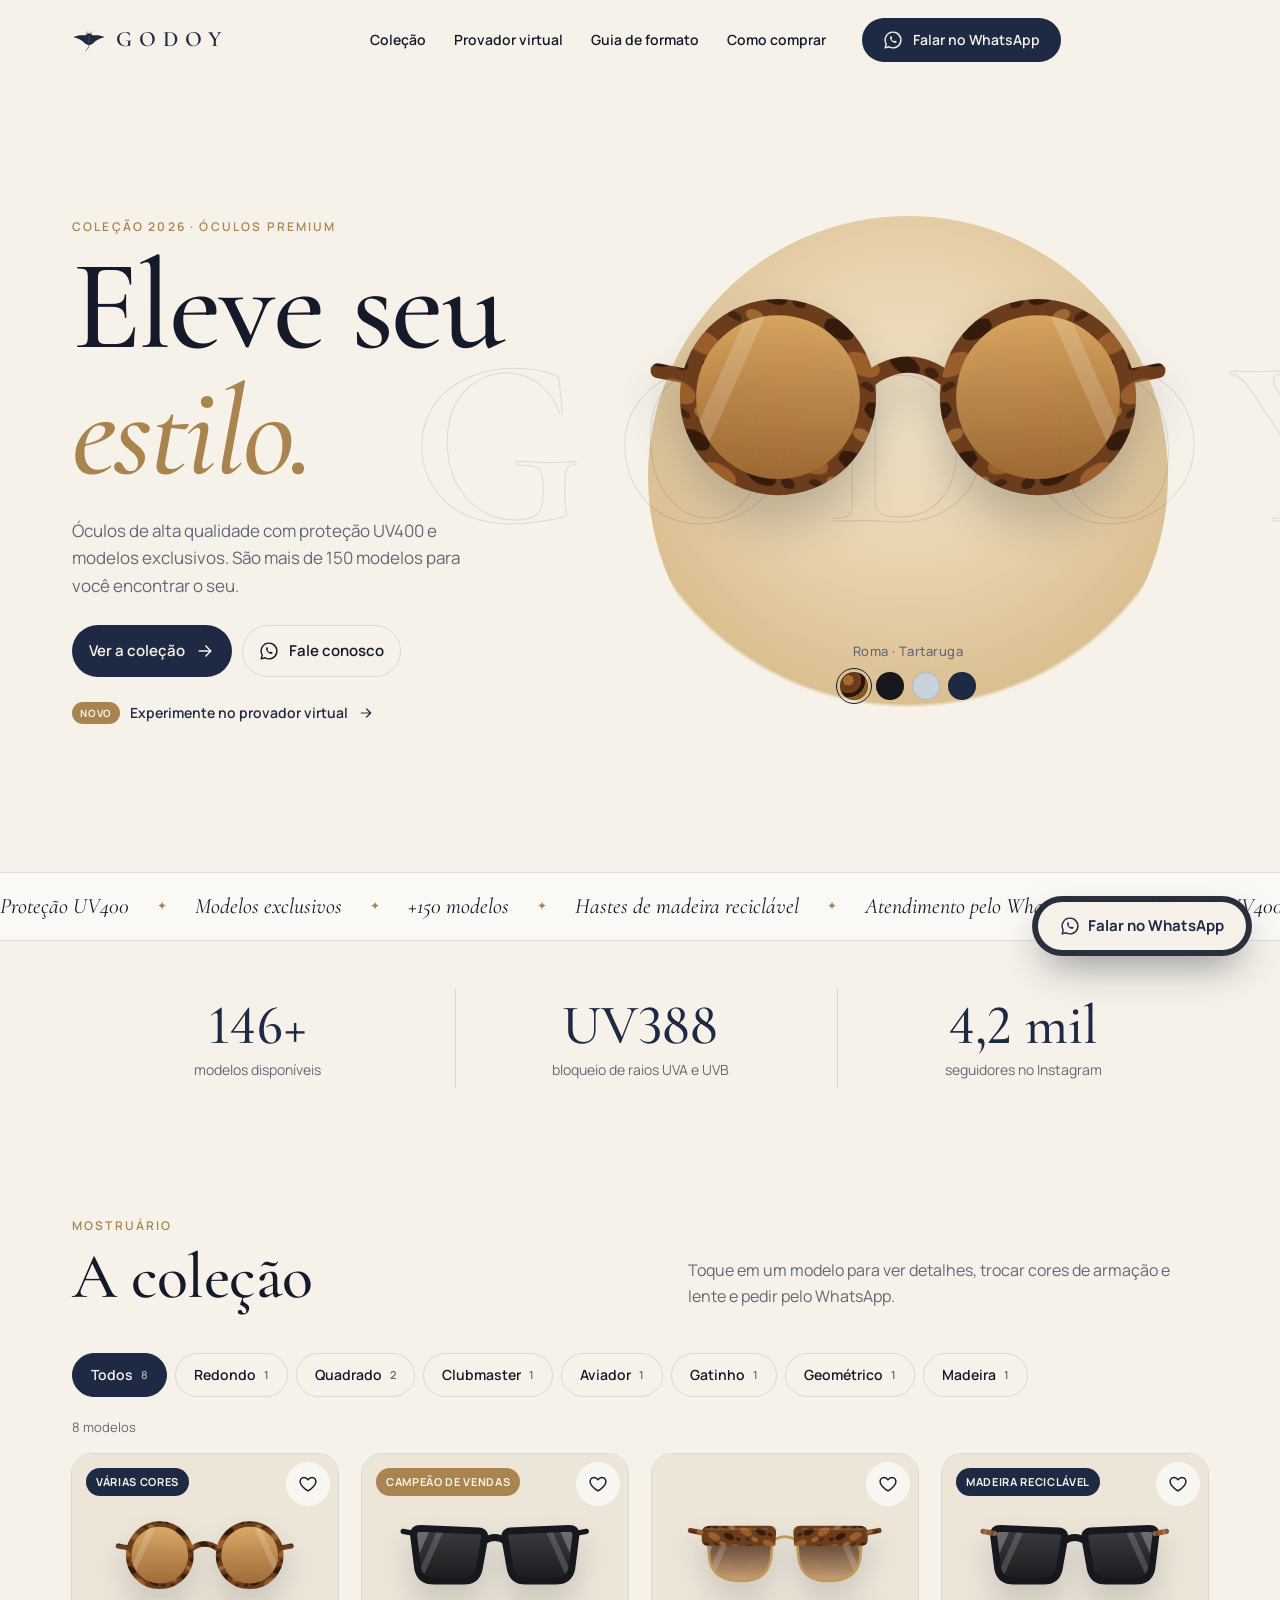
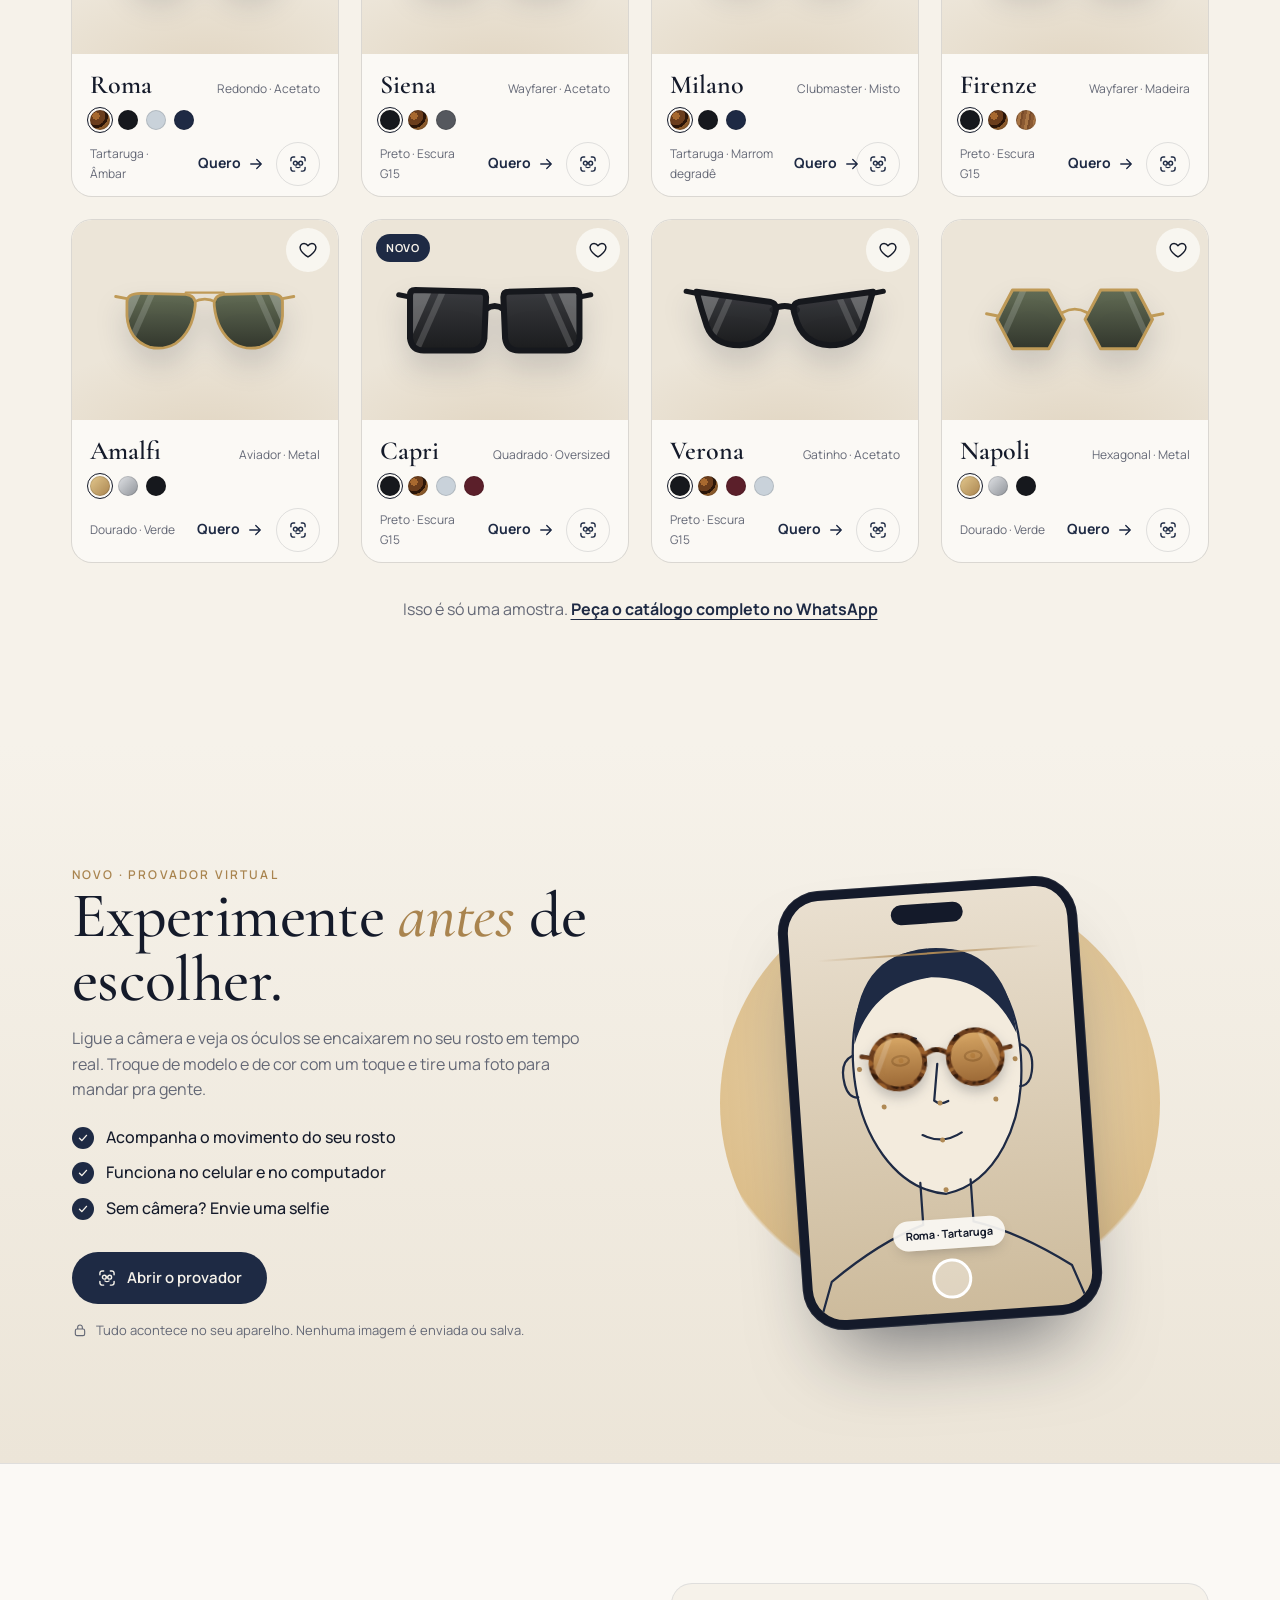
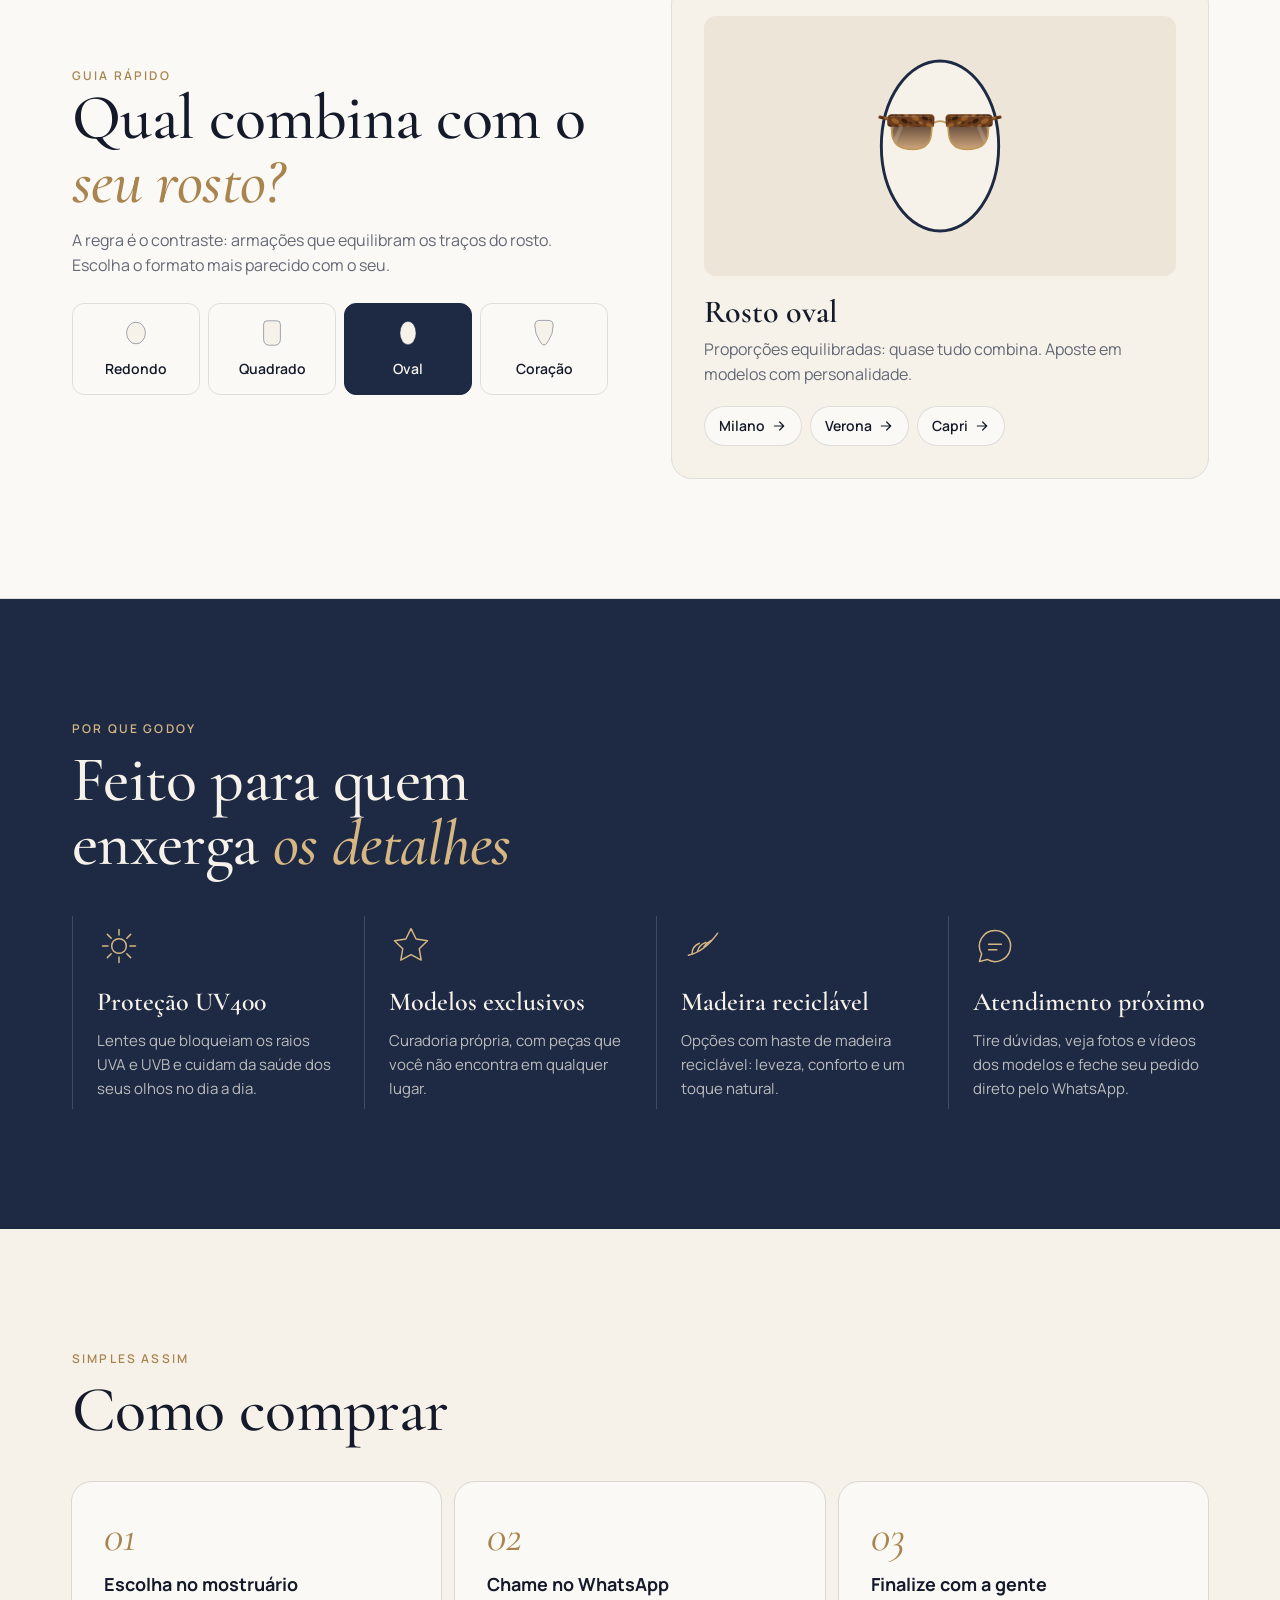
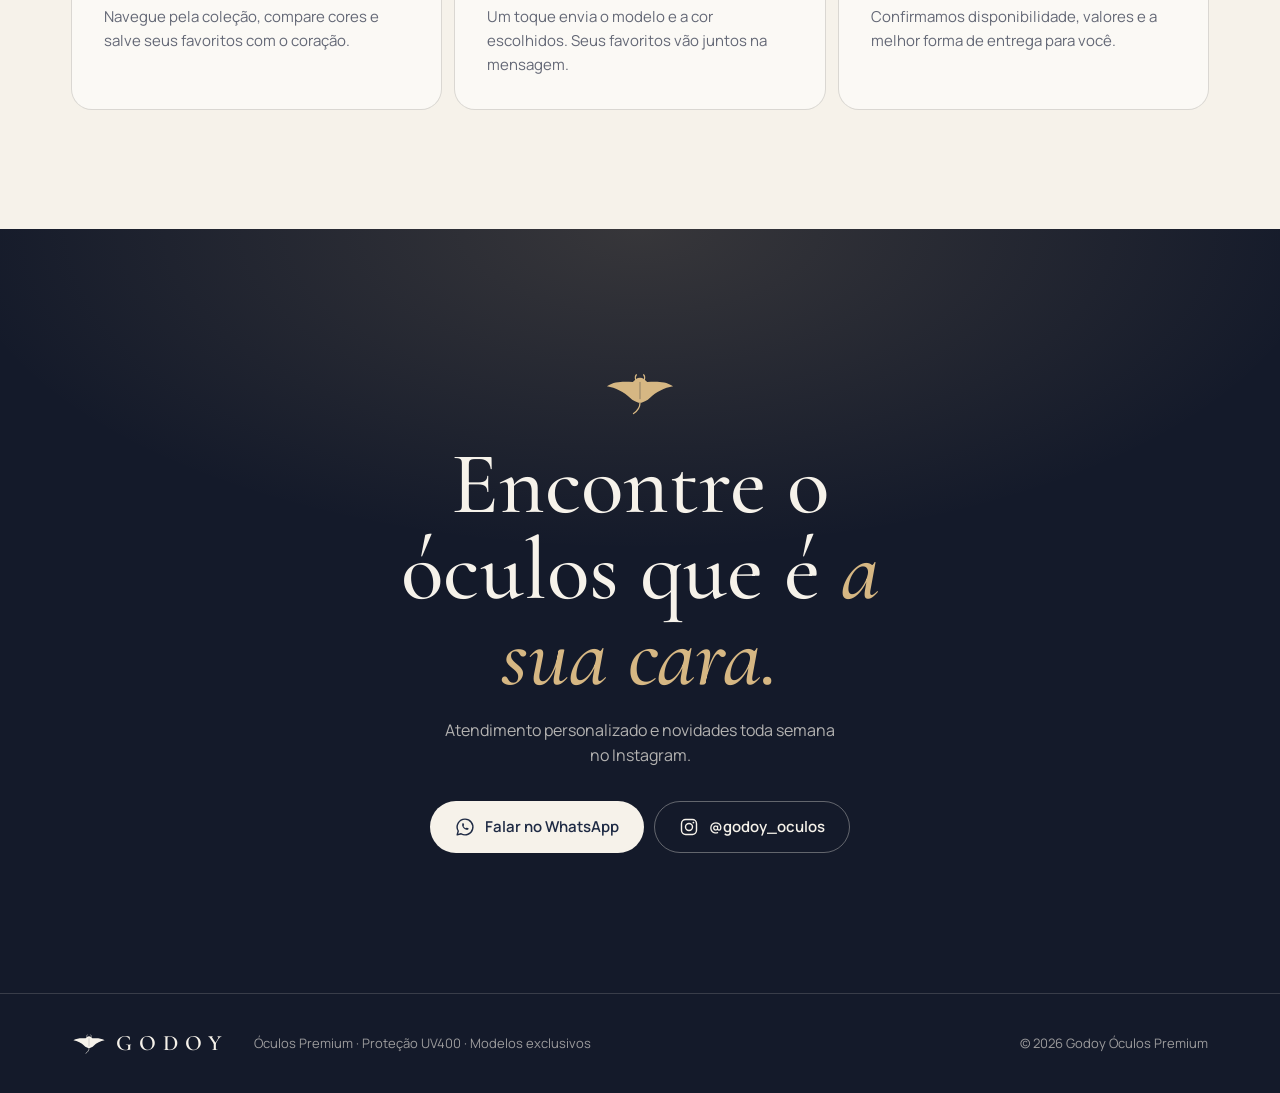
<file: index.html>
<!doctype html>
<html lang="pt-BR">
<head>
  <meta charset="utf-8">
  <meta name="viewport" content="width=device-width, initial-scale=1, viewport-fit=cover">
  <title>Godoy | Óculos Premium</title>
  <meta name="description" content="Godoy Óculos Premium — modelos exclusivos com proteção UV400. Mais de 150 modelos. Escolha o seu e fale com a gente pelo WhatsApp.">
  <meta name="theme-color" content="#F6F2EA">
  <meta property="og:title" content="Godoy | Óculos Premium">
  <meta property="og:description" content="Eleve seu estilo com óculos de alta qualidade. Proteção UV400 • Modelos exclusivos.">
  <meta property="og:type" content="website">
  <link rel="icon" href="data:image/svg+xml,%3Csvg xmlns='http://www.w3.org/2000/svg' viewBox='0 0 100 64'%3E%3Cpath fill='%231E2A44' d='M50 12C46 12 43 15 40 18 30 18 16 16 4 24c12 2 24 8 32 16 4 4 9 6 12 7h4c3-1 8-3 12-7 8-8 20-14 32-16-12-8-26-6-36-6-3-3-6-6-10-6Z'/%3E%3C/svg%3E">
  <link rel="preconnect" href="https://fonts.googleapis.com">
  <link rel="preconnect" href="https://fonts.gstatic.com" crossorigin>
  <link href="https://fonts.googleapis.com/css2?family=Cormorant+Garamond:ital,wght@0,500;0,600;1,500&family=Manrope:wght@400;500;600;700&display=swap" rel="stylesheet">
  <link rel="stylesheet" href="styles.css?v=14">
</head>
<body>
  <a class="skip-link" href="#colecao">Pular para a coleção</a>

  <!-- Símbolos reutilizáveis -->
  <svg width="0" height="0" style="position:absolute" aria-hidden="true">
    <symbol id="i-ray" viewBox="0 0 100 64">
      <path d="M50 12C46 12 43 15 40 18 30 18 16 16 4 24c12 2 24 8 32 16 4 4 9 6 12 7h4c3-1 8-3 12-7 8-8 20-14 32-16-12-8-26-6-36-6-3-3-6-6-10-6Z" fill="currentColor"/>
      <path d="M50 47c0 7-3 11-9 15" fill="none" stroke="currentColor" stroke-width="1.8" stroke-linecap="round"/>
      <path d="M44 15c-1-3-1-5 1-7M56 15c1-3 1-5-1-7" fill="none" stroke="currentColor" stroke-width="1.6" stroke-linecap="round"/>
      <path d="M50 18v24" stroke="var(--ray-line, #F6F2EA)" stroke-width=".9" opacity=".55"/>
    </symbol>
    <symbol id="i-wa" viewBox="0 0 24 24">
      <path d="M12 2.6a9.4 9.4 0 0 0-8.1 14.2L2.6 21.4l4.7-1.3A9.4 9.4 0 1 0 12 2.6Z" fill="none" stroke="currentColor" stroke-width="1.7" stroke-linejoin="round"/>
      <path d="M9.1 7.6c.3-.4.8-.4 1 0l.8 1.7c.1.3 0 .6-.2.8l-.6.6c.6 1.3 1.6 2.3 2.9 2.9l.6-.6c.2-.2.5-.3.8-.2l1.7.8c.4.2.4.7 0 1-.6.6-1.4 1-2.3.8-2.6-.6-4.6-2.6-5.2-5.2-.2-.9.2-1.7.5-2.6Z" fill="currentColor"/>
    </symbol>
    <symbol id="i-ig" viewBox="0 0 24 24">
      <rect x="3" y="3" width="18" height="18" rx="5" fill="none" stroke="currentColor" stroke-width="1.7"/>
      <circle cx="12" cy="12" r="4.2" fill="none" stroke="currentColor" stroke-width="1.7"/>
      <circle cx="17.3" cy="6.7" r="1.1" fill="currentColor"/>
    </symbol>
    <symbol id="i-heart" viewBox="0 0 24 24">
      <path d="M12 20.3s-7.6-4.6-9.2-9.5C1.7 7.4 3.9 4.2 7.3 4.2c2 0 3.6 1.1 4.7 2.7 1.1-1.6 2.7-2.7 4.7-2.7 3.4 0 5.6 3.2 4.5 6.6-1.6 4.9-9.2 9.5-9.2 9.5Z" stroke="currentColor" stroke-width="1.7" stroke-linejoin="round"/>
    </symbol>
    <symbol id="i-arrow" viewBox="0 0 24 24">
      <path d="M5 12h14m-6-6 6 6-6 6" fill="none" stroke="currentColor" stroke-width="1.8" stroke-linecap="round" stroke-linejoin="round"/>
    </symbol>
    <symbol id="i-face" viewBox="0 0 24 24">
      <path d="M3.5 8V6.2a2.7 2.7 0 0 1 2.7-2.7H8M16 3.5h1.8a2.7 2.7 0 0 1 2.7 2.7V8M20.5 16v1.8a2.7 2.7 0 0 1-2.7 2.7H16M8 20.5H6.2a2.7 2.7 0 0 1-2.7-2.7V16" fill="none" stroke="currentColor" stroke-width="1.7" stroke-linecap="round"/>
      <circle cx="8.8" cy="11" r="2.3" fill="none" stroke="currentColor" stroke-width="1.7"/>
      <circle cx="15.2" cy="11" r="2.3" fill="none" stroke="currentColor" stroke-width="1.7"/>
      <path d="M11.1 10.6h1.8M9.6 15.6c1.4.9 3.4.9 4.8 0" fill="none" stroke="currentColor" stroke-width="1.7" stroke-linecap="round"/>
    </symbol>
    <symbol id="i-image" viewBox="0 0 24 24">
      <rect x="3" y="4" width="18" height="16" rx="3" fill="none" stroke="currentColor" stroke-width="1.7"/>
      <circle cx="9" cy="10" r="1.8" fill="currentColor"/>
      <path d="m20.5 16-4.8-4.8L7 20" fill="none" stroke="currentColor" stroke-width="1.7" stroke-linejoin="round"/>
    </symbol>
    <symbol id="i-camera" viewBox="0 0 24 24">
      <path d="M3.5 8.5A2.5 2.5 0 0 1 6 6h1.7l1.5-2h5.6l1.5 2H18a2.5 2.5 0 0 1 2.5 2.5v8A2.5 2.5 0 0 1 18 19H6a2.5 2.5 0 0 1-2.5-2.5Z" fill="none" stroke="currentColor" stroke-width="1.7" stroke-linejoin="round"/>
      <circle cx="12" cy="12.5" r="3.3" fill="none" stroke="currentColor" stroke-width="1.7"/>
    </symbol>
    <symbol id="i-lock" viewBox="0 0 24 24">
      <rect x="5" y="10.5" width="14" height="10" rx="2.5" fill="none" stroke="currentColor" stroke-width="1.7"/>
      <path d="M8.5 10.5V8a3.5 3.5 0 0 1 7 0v2.5" fill="none" stroke="currentColor" stroke-width="1.7"/>
    </symbol>
    <symbol id="i-close" viewBox="0 0 24 24">
      <path d="m6 6 12 12M18 6 6 18" fill="none" stroke="currentColor" stroke-width="1.8" stroke-linecap="round"/>
    </symbol>
  </svg>

  <!-- Cabeçalho -->
  <header class="header" id="header">
    <div class="container header__inner">
      <a href="#inicio" class="brand" aria-label="Godoy Óculos Premium — início">
        <svg class="brand__ray" aria-hidden="true"><use href="#i-ray"/></svg>
        <span class="brand__word">Godoy</span>
      </a>

      <nav class="nav" id="nav" aria-label="Principal">
        <ul class="nav__list">
          <li><a href="#colecao">Coleção</a></li>
          <li><a href="#provador">Provador virtual</a></li>
          <li><a href="#rosto">Guia de formato</a></li>
          <li><a href="#como-comprar">Como comprar</a></li>
        </ul>
        <a class="btn btn--dark nav__cta" data-wa href="#">
          <svg class="icon" aria-hidden="true"><use href="#i-wa"/></svg>
          Falar no WhatsApp
        </a>
      </nav>

      <div class="header__actions">
        <button class="fav-pill" id="favPill" type="button" aria-label="Ver favoritos" hidden>
          <svg class="icon" aria-hidden="true"><use href="#i-heart"/></svg>
          <span id="favCount">0</span>
        </button>
        <button class="burger" id="burger" type="button" aria-expanded="false" aria-controls="nav" aria-label="Abrir menu">
          <span></span><span></span>
        </button>
      </div>
    </div>
  </header>

  <main>
    <!-- Hero -->
    <section class="hero" id="inicio">
      <div class="container hero__grid">
        <div class="hero__copy">
          <p class="eyebrow reveal">Coleção 2026 · Óculos Premium</p>
          <h1 class="hero__title">
            <span class="line"><span>Eleve seu</span></span>
            <span class="line"><span><em>estilo.</em></span></span>
          </h1>
          <p class="hero__lead reveal" style="--d:.25s">Óculos de alta qualidade com proteção UV400 e modelos exclusivos. São mais de 150 modelos para você encontrar o seu.</p>
          <div class="hero__ctas reveal" style="--d:.35s">
            <a href="#colecao" class="btn btn--dark">
              Ver a coleção
              <svg class="icon" aria-hidden="true"><use href="#i-arrow"/></svg>
            </a>
            <a href="#" class="btn btn--ghost" data-wa>
              <svg class="icon" aria-hidden="true"><use href="#i-wa"/></svg>
              Fale conosco
            </a>
          </div>
          <a href="#provador" class="hero__try reveal" style="--d:.45s" data-tryon="roma" data-hero-try>
            <span class="hero__try-tag">Novo</span>
            Experimente no provador virtual
            <svg class="icon" aria-hidden="true"><use href="#i-arrow"/></svg>
          </a>
        </div>

        <div class="hero__visual reveal" style="--d:.15s">
          <div class="sun" aria-hidden="true"></div>
          <span class="hero__ghost" aria-hidden="true">GODOY</span>
          <div class="hero__stage" id="heroStage">
            <div class="hero__glasses" id="heroGlasses" role="img" aria-label="Óculos modelo Roma"></div>
          </div>
          <div class="hero__picker">
            <p class="hero__picker-label"><span id="heroModelName">Roma</span> <span id="heroColorName">· Tartaruga</span></p>
            <div class="swatches" id="heroSwatches" role="radiogroup" aria-label="Cor da armação do modelo Roma"></div>
          </div>
        </div>
      </div>

      <div class="marquee" aria-hidden="true">
        <div class="marquee__track">
          <span>Proteção UV400</span><i>✦</i><span>Modelos exclusivos</span><i>✦</i><span>+150 modelos</span><i>✦</i><span>Hastes de madeira reciclável</span><i>✦</i><span>Atendimento pelo WhatsApp</span><i>✦</i>
          <span>Proteção UV400</span><i>✦</i><span>Modelos exclusivos</span><i>✦</i><span>+150 modelos</span><i>✦</i><span>Hastes de madeira reciclável</span><i>✦</i><span>Atendimento pelo WhatsApp</span><i>✦</i>
        </div>
      </div>
    </section>

    <!-- Números -->
    <section class="stats" aria-label="A Godoy em números">
      <div class="container stats__grid">
        <div class="stat reveal">
          <p class="stat__num"><span data-count="150">0</span>+</p>
          <p class="stat__label">modelos disponíveis</p>
        </div>
        <div class="stat reveal" style="--d:.1s">
          <p class="stat__num">UV<span data-count="400">0</span></p>
          <p class="stat__label">bloqueio de raios UVA e UVB</p>
        </div>
        <div class="stat reveal" style="--d:.2s">
          <p class="stat__num"><span data-count="4.3" data-decimals="1">0</span> mil</p>
          <p class="stat__label">seguidores no Instagram</p>
        </div>
      </div>
    </section>

    <!-- Coleção -->
    <section class="collection" id="colecao">
      <div class="container">
        <header class="section-head">
          <p class="eyebrow reveal">Mostruário</p>
          <h2 class="section-title reveal">A coleção</h2>
          <p class="section-lead reveal">Toque em um modelo para ver detalhes, trocar cores de armação e lente e pedir pelo WhatsApp.</p>
        </header>

        <div class="filters reveal" role="tablist" aria-label="Filtrar por estilo" id="filters"></div>

        <p class="result-count" id="resultCount" aria-live="polite"></p>
        <ul class="grid" id="grid"></ul>

        <p class="collection__more reveal">
          Isso é só uma amostra. <a href="#" data-wa data-wa-msg="Olá! Quero ver mais modelos da coleção Godoy.">Peça o catálogo completo no WhatsApp</a>
        </p>
      </div>
    </section>

    <!-- Provador virtual -->
    <section class="vto" id="provador">
      <div class="container vto__grid">
        <div class="vto__copy">
          <p class="eyebrow reveal">Novo · Provador virtual</p>
          <h2 class="section-title reveal">Experimente <em>antes</em> de escolher.</h2>
          <p class="section-lead reveal">Ligue a câmera e veja os óculos se encaixarem no seu rosto em tempo real. Troque de modelo e de cor com um toque e tire uma foto para mandar pra gente.</p>
          <ul class="vto__points reveal">
            <li>Acompanha o movimento do seu rosto</li>
            <li>Funciona no celular e no computador</li>
            <li>Sem câmera? Envie uma selfie</li>
          </ul>
          <button type="button" class="btn btn--dark reveal" data-tryon="roma" data-hero-try>
            <svg class="icon" aria-hidden="true"><use href="#i-face"/></svg>
            Abrir o provador
          </button>
          <p class="vto__privacy reveal">
            <svg class="icon" aria-hidden="true"><use href="#i-lock"/></svg>
            Tudo acontece no seu aparelho. Nenhuma imagem é enviada ou salva.
          </p>
        </div>

        <div class="vto__demo reveal" aria-hidden="true">
          <div class="phone">
            <div class="phone__screen">
              <svg class="phone__face" viewBox="0 0 200 300">
                <path class="phone__skin" d="M100,40 C140,40 160,75 160,120 C160,170 135,210 100,215 C65,210 40,170 40,120 C40,75 60,40 100,40 Z"/>
                <path d="M40,112 Q30,116 33,132 Q35,142 42,142 M160,112 Q170,116 167,132 Q165,142 158,142"/>
                <path d="M82,206 L82,236 Q50,246 14,272 L4,300 M118,206 L118,236 Q150,246 186,272 L196,300"/>
                <path d="M100,40 C62,38 44,64 42,104 C52,78 70,62 100,60 C130,62 148,78 158,104 C156,64 138,38 100,40 Z" class="phone__hair"/>
                <path d="M62,104 Q74,98 86,103 M114,103 Q126,98 138,104"/>
                <ellipse cx="74" cy="118" rx="6" ry="3.4"/><ellipse cx="126" cy="118" rx="6" ry="3.4"/>
                <path d="M100,122 L96,148 Q100,152 106,149"/>
                <path d="M86,172 Q100,180 114,172"/>
              </svg>
              <span class="scan-line"></span>
              <span class="scan-dot" style="--x:37;--y:39.3;--d:0s"></span>
              <span class="scan-dot" style="--x:63;--y:39.3;--d:.2s"></span>
              <span class="scan-dot" style="--x:22;--y:40.7;--d:.4s"></span>
              <span class="scan-dot" style="--x:78;--y:40.7;--d:.6s"></span>
              <span class="scan-dot" style="--x:50;--y:50;--d:.8s"></span>
              <span class="scan-dot" style="--x:30;--y:50;--d:1s"></span>
              <span class="scan-dot" style="--x:70;--y:50;--d:1.2s"></span>
              <span class="scan-dot" style="--x:50;--y:58.7;--d:1.4s"></span>
              <span class="scan-dot" style="--x:50;--y:70.7;--d:1.6s"></span>
              <div class="phone__glasses" id="demoGlasses"></div>
              <div class="phone__ui">
                <span class="phone__pill" id="demoName">Roma · Tartaruga</span>
                <span class="phone__shutter"></span>
              </div>
            </div>
          </div>
        </div>
      </div>
    </section>

    <!-- Guia de formato de rosto -->
    <section class="faces" id="rosto">
      <div class="container faces__grid">
        <div class="faces__intro">
          <p class="eyebrow reveal">Guia rápido</p>
          <h2 class="section-title reveal">Qual combina com o <em>seu rosto?</em></h2>
          <p class="section-lead reveal">A regra é o contraste: armações que equilibram os traços do rosto. Escolha o formato mais parecido com o seu.</p>
          <div class="face-tabs reveal" role="tablist" aria-label="Formato de rosto" id="faceTabs"></div>
        </div>
        <div class="face-card reveal" id="facePanel" role="tabpanel" aria-live="polite"></div>
      </div>
    </section>

    <!-- Diferenciais -->
    <section class="features" id="diferenciais">
      <div class="container">
        <header class="section-head section-head--light">
          <p class="eyebrow reveal">Por que Godoy</p>
          <h2 class="section-title reveal">Feito para quem enxerga <em>os detalhes</em></h2>
        </header>
        <ul class="features__grid">
          <li class="feature reveal">
            <svg class="feature__icon" viewBox="0 0 48 48" aria-hidden="true"><circle cx="24" cy="24" r="8" fill="none" stroke="currentColor" stroke-width="1.6"/><path d="M24 6v6M24 36v6M6 24h6M36 24h6M11.3 11.3l4.2 4.2M32.5 32.5l4.2 4.2M11.3 36.7l4.2-4.2M32.5 15.5l4.2-4.2" stroke="currentColor" stroke-width="1.6" stroke-linecap="round"/></svg>
            <h3>Proteção UV400</h3>
            <p>Lentes que bloqueiam os raios UVA e UVB e cuidam da saúde dos seus olhos no dia a dia.</p>
          </li>
          <li class="feature reveal" style="--d:.08s">
            <svg class="feature__icon" viewBox="0 0 48 48" aria-hidden="true"><path d="M24 5l5.6 11.4L42 18.2l-9 8.8 2.1 12.4L24 33.5l-11.1 5.9L15 27l-9-8.8 12.4-1.8Z" fill="none" stroke="currentColor" stroke-width="1.6" stroke-linejoin="round"/></svg>
            <h3>Modelos exclusivos</h3>
            <p>Curadoria própria, com peças que você não encontra em qualquer lugar.</p>
          </li>
          <li class="feature reveal" style="--d:.16s">
            <svg class="feature__icon" viewBox="0 0 48 48" aria-hidden="true"><path d="M8 34c10-2 22-10 32-24" fill="none" stroke="currentColor" stroke-width="1.6" stroke-linecap="round"/><path d="M12 33c0-6 3-10 8-12M18 30c1-5 4-8 9-10M25 25c2-3 4-5 8-7" fill="none" stroke="currentColor" stroke-width="1.6" stroke-linecap="round"/></svg>
            <h3>Madeira reciclável</h3>
            <p>Opções com haste de madeira reciclável: leveza, conforto e um toque natural.</p>
          </li>
          <li class="feature reveal" style="--d:.24s">
            <svg class="feature__icon" viewBox="0 0 48 48" aria-hidden="true"><path d="M24 7a17 17 0 0 0-14.6 25.7L7 41l8.5-2.3A17 17 0 1 0 24 7Z" fill="none" stroke="currentColor" stroke-width="1.6" stroke-linejoin="round"/><path d="M17 22h14M17 28h9" stroke="currentColor" stroke-width="1.6" stroke-linecap="round"/></svg>
            <h3>Atendimento próximo</h3>
            <p>Tire dúvidas, veja fotos e vídeos dos modelos e feche seu pedido direto pelo WhatsApp.</p>
          </li>
        </ul>
      </div>
    </section>

    <!-- Como comprar -->
    <section class="steps" id="como-comprar">
      <div class="container">
        <header class="section-head">
          <p class="eyebrow reveal">Simples assim</p>
          <h2 class="section-title reveal">Como comprar</h2>
        </header>
        <ol class="steps__list">
          <li class="step reveal">
            <span class="step__num">01</span>
            <h3>Escolha no mostruário</h3>
            <p>Navegue pela coleção, compare cores e salve seus favoritos com o coração.</p>
          </li>
          <li class="step reveal" style="--d:.1s">
            <span class="step__num">02</span>
            <h3>Chame no WhatsApp</h3>
            <p>Um toque envia o modelo e a cor escolhidos. Seus favoritos vão juntos na mensagem.</p>
          </li>
          <li class="step reveal" style="--d:.2s">
            <span class="step__num">03</span>
            <h3>Finalize com a gente</h3>
            <p>Confirmamos disponibilidade, valores e a melhor forma de entrega para você.</p>
          </li>
        </ol>
      </div>
    </section>

    <!-- CTA final -->
    <section class="cta" id="contato">
      <div class="container cta__inner">
        <svg class="cta__ray reveal" aria-hidden="true"><use href="#i-ray"/></svg>
        <h2 class="cta__title reveal">Encontre o óculos que é <em>a sua cara.</em></h2>
        <p class="cta__lead reveal">Atendimento personalizado e novidades toda semana no Instagram.</p>
        <div class="cta__buttons reveal">
          <a href="#" class="btn btn--light" data-wa>
            <svg class="icon" aria-hidden="true"><use href="#i-wa"/></svg>
            Falar no WhatsApp
          </a>
          <a href="https://www.instagram.com/godoy_oculos" class="btn btn--outline-light" target="_blank" rel="noopener">
            <svg class="icon" aria-hidden="true"><use href="#i-ig"/></svg>
            @godoy_oculos
          </a>
        </div>
      </div>
    </section>
  </main>

  <footer class="footer">
    <div class="container footer__inner">
      <a href="#inicio" class="brand brand--footer" aria-label="Godoy — voltar ao início">
        <svg class="brand__ray" aria-hidden="true"><use href="#i-ray"/></svg>
        <span class="brand__word">Godoy</span>
      </a>
      <p class="footer__tag">Óculos Premium · Proteção UV400 · Modelos exclusivos</p>
      <p class="footer__copy">© 2026 Godoy Óculos Premium</p>
    </div>
  </footer>

  <!-- Barra fixa mobile (zona do polegar) -->
  <div class="dock" id="dock" aria-hidden="true">
    <button class="dock__fav" id="dockFav" type="button" tabindex="-1">
      <svg class="icon" aria-hidden="true"><use href="#i-heart"/></svg>
      <span id="dockFavCount">0</span>
    </button>
    <a class="dock__wa" id="dockWa" href="#" data-wa tabindex="-1">
      <svg class="icon" aria-hidden="true"><use href="#i-wa"/></svg>
      <span id="dockWaLabel">Falar no WhatsApp</span>
    </a>
  </div>

  <!-- Detalhe do produto -->
  <dialog class="sheet" id="sheet" aria-labelledby="sheetTitle">
    <div class="sheet__panel" id="sheetPanel">
      <div class="sheet__handle" aria-hidden="true"></div>
      <button class="sheet__close" type="button" id="sheetClose" aria-label="Fechar">
        <svg class="icon" aria-hidden="true"><use href="#i-close"/></svg>
      </button>
      <div class="sheet__body" id="sheetBody"></div>
    </div>
  </dialog>

  <!-- Favoritos -->
  <dialog class="sheet sheet--favs" id="favSheet" aria-labelledby="favTitle">
    <div class="sheet__panel">
      <div class="sheet__handle" aria-hidden="true"></div>
      <button class="sheet__close" type="button" data-close aria-label="Fechar">
        <svg class="icon" aria-hidden="true"><use href="#i-close"/></svg>
      </button>
      <div class="sheet__body">
        <h2 class="sheet__title" id="favTitle">Seus favoritos</h2>
        <ul class="fav-list" id="favList"></ul>
        <a class="btn btn--dark btn--block" id="favSend" href="#" target="_blank" rel="noopener">
          <svg class="icon" aria-hidden="true"><use href="#i-wa"/></svg>
          Enviar favoritos no WhatsApp
        </a>
      </div>
    </div>
  </dialog>

  <!-- Provador virtual -->
  <dialog class="tryon" id="tryon" aria-labelledby="tryonTitle">
    <div class="tryon__wrap">
      <div class="tryon__stage" id="tryonStage">
        <div class="tryon__mirror">
          <video id="tryonVideo" playsinline muted autoplay hidden></video>
          <img id="tryonPhoto" alt="Sua foto" hidden>
          <div class="tryon__glasses" id="tryonGlasses"></div>
        </div>
        <svg class="tryon__guide" viewBox="0 0 100 130" aria-hidden="true"><ellipse cx="50" cy="62" rx="32" ry="42"/></svg>

        <div class="tryon__top">
          <h2 class="tryon__title" id="tryonTitle">
            <svg aria-hidden="true"><use href="#i-ray"/></svg>
            <span>Provador virtual</span>
          </h2>
          <div class="tryon__top-actions">
            <label class="tryon__cam" id="tryonCamWrap" hidden>
              <svg class="icon" aria-hidden="true"><use href="#i-camera"/></svg>
              <select id="tryonCam" aria-label="Escolher câmera"></select>
              <svg class="tryon__cam-chev" viewBox="0 0 24 24" aria-hidden="true"><path d="m7 10 5 5 5-5" fill="none" stroke="currentColor" stroke-width="2" stroke-linecap="round" stroke-linejoin="round"/></svg>
            </label>
            <button class="tryon__icon-btn" type="button" id="tryonClose" aria-label="Fechar provador">
              <svg class="icon" aria-hidden="true"><use href="#i-close"/></svg>
            </button>
          </div>
        </div>
        <p class="tryon__hint" id="tryonHint" role="status" hidden></p>
        <div class="tryon__flash" aria-hidden="true"></div>

        <div class="tryon__screen" id="tryonIntro" hidden>
          <svg class="tryon__screen-icon" aria-hidden="true"><use href="#i-face"/></svg>
          <h3>Prove sem sair de casa</h3>
          <p>Vamos usar a câmera frontal para encaixar os óculos no seu rosto em tempo real.</p>
          <button class="btn btn--light" type="button" id="tryonStart">Ligar a câmera</button>
          <button class="btn btn--outline-light" type="button" data-tryon-upload>
            <svg class="icon" aria-hidden="true"><use href="#i-image"/></svg>
            Enviar uma foto
          </button>
          <p class="tryon__privacy">
            <svg class="icon" aria-hidden="true"><use href="#i-lock"/></svg>
            Tudo acontece no seu aparelho. Nenhuma imagem é enviada.
          </p>
        </div>

        <div class="tryon__screen" id="tryonLoading" hidden>
          <span class="spinner" aria-hidden="true"></span>
          <p id="tryonLoadingText" role="status">Preparando o provador…</p>
        </div>

        <div class="tryon__screen" id="tryonError" hidden>
          <svg class="tryon__screen-icon" aria-hidden="true"><use href="#i-face"/></svg>
          <p id="tryonErrorText" role="alert"></p>
          <button class="btn btn--light" type="button" id="tryonRetry">Tentar de novo</button>
          <button class="btn btn--outline-light" type="button" data-tryon-upload>
            <svg class="icon" aria-hidden="true"><use href="#i-image"/></svg>
            Enviar uma foto
          </button>
        </div>

        <div class="tryon__shot" id="tryonShot" hidden>
          <img id="tryonShotImg" alt="Sua foto com os óculos">
          <div class="tryon__shot-actions">
            <button class="btn btn--outline-light" type="button" id="tryonShotBack">Voltar</button>
            <a class="btn btn--light" id="tryonShotSave" href="#" download>Salvar foto</a>
            <button class="btn btn--light" type="button" id="tryonShotShare" hidden>Compartilhar</button>
          </div>
        </div>
      </div>

      <div class="tryon__panel">
        <div class="tryon__info">
          <div>
            <p class="tryon__name" id="tryonName"></p>
            <p class="tryon__meta" id="tryonMeta"></p>
          </div>
          <div class="tryon__options" id="tryonOptions">
            <div class="swatches" id="tryonFrames" role="radiogroup" aria-label="Cor da armação"></div>
            <span class="tryon__divider" aria-hidden="true"></span>
            <div class="swatches" id="tryonLenses" role="radiogroup" aria-label="Cor da lente"></div>
          </div>
        </div>
        <div class="tryon__models" id="tryonModels" role="radiogroup" aria-label="Modelos"></div>
        <div class="tryon__actions">
          <button class="tryon__round" type="button" data-tryon-upload aria-label="Enviar uma foto">
            <svg class="icon" aria-hidden="true"><use href="#i-image"/></svg>
          </button>
          <button class="tryon__shutter" type="button" id="tryonCapture" aria-label="Tirar foto com os óculos"><span></span></button>
          <a class="tryon__round tryon__round--wa" id="tryonCta" href="#" target="_blank" rel="noopener" aria-label="Quero este modelo: falar no WhatsApp">
            <svg class="icon" aria-hidden="true"><use href="#i-wa"/></svg>
          </a>
        </div>
      </div>
    </div>
    <input type="file" id="tryonFile" accept="image/*" hidden>
  </dialog>

  <div class="toast" id="toast" role="status" aria-live="polite"></div>

  <script src="catalog.js?v=2"></script>
  <script src="script.js?v=10"></script>
  <script type="module" src="tryon.js?v=7"></script>
</body>
</html>
</file>
<file: styles.css>
/* ==========================================================================
   Godoy | Óculos Premium — mostruário
   Mobile first: estilos base para telas pequenas, media queries ampliam.
   ========================================================================== */

:root {
  --cream: #F6F2EA;
  --paper: #FBF9F5;
  --sand: #ECE5D8;
  --sand-2: #E2D8C6;
  --stone: #CBBFA9;
  --ink: #141A2A;
  --navy: #1E2A44;
  --navy-2: #2A3A5E;
  --muted: #646876;
  --gold: #A9844F;
  --line: rgba(20, 26, 42, .12);
  --line-light: rgba(246, 242, 234, .16);

  --serif: "Cormorant Garamond", "Times New Roman", serif;
  --sans: "Manrope", system-ui, -apple-system, "Segoe UI", sans-serif;

  --radius: 20px;
  --radius-sm: 12px;
  --gutter: 20px;
  --header-h: 64px;
  --ease: cubic-bezier(.22, 1, .36, 1);
  --shadow: 0 1px 2px rgba(20, 26, 42, .04), 0 12px 32px -12px rgba(20, 26, 42, .18);
}

*, *::before, *::after { box-sizing: border-box; }

html {
  scroll-behavior: smooth;
  scroll-padding-top: calc(var(--header-h) + 12px);
  -webkit-text-size-adjust: 100%;
}

body {
  margin: 0;
  font-family: var(--sans);
  font-size: 16px;
  line-height: 1.6;
  color: var(--ink);
  background: var(--cream);
  -webkit-font-smoothing: antialiased;
  text-rendering: optimizeLegibility;
  overflow-x: hidden;
}

img, svg { display: block; max-width: 100%; }
[hidden] { display: none !important; }
a { color: inherit; }
button { font: inherit; color: inherit; cursor: pointer; }
h1, h2, h3, p { margin: 0; }
ul, ol { margin: 0; padding: 0; list-style: none; }
em { font-style: italic; }

:focus-visible {
  outline: 2px solid var(--gold);
  outline-offset: 3px;
  border-radius: 6px;
}

.skip-link {
  position: absolute; left: 16px; top: -60px; z-index: 100;
  background: var(--navy); color: var(--cream);
  padding: 10px 16px; border-radius: 999px; text-decoration: none;
  transition: top .2s;
}
.skip-link:focus { top: 12px; }

.container {
  width: 100%;
  max-width: 1200px;
  margin-inline: auto;
  padding-inline: var(--gutter);
}

.icon { width: 20px; height: 20px; flex: none; }

/* ---------- Tipografia ---------- */
.eyebrow {
  font-size: 12px;
  font-weight: 600;
  letter-spacing: .18em;
  text-transform: uppercase;
  color: var(--gold);
}

.section-head { margin-bottom: 28px; }
.section-head .eyebrow { margin-bottom: 10px; }

.section-title {
  font-family: var(--serif);
  font-weight: 500;
  font-size: clamp(38px, 9vw, 64px);
  line-height: 1;
  letter-spacing: -.01em;
}
.section-title em { color: var(--gold); }

.section-lead {
  margin-top: 14px;
  max-width: 52ch;
  color: var(--muted);
}

/* ---------- Botões ---------- */
.btn {
  --bg: var(--navy); --fg: var(--cream);
  display: inline-flex; align-items: center; justify-content: center; gap: 10px;
  min-height: 52px;
  padding: 0 24px;
  border-radius: 999px;
  border: 1px solid transparent;
  background: var(--bg);
  color: var(--fg);
  font-weight: 600;
  font-size: 15px;
  text-decoration: none;
  white-space: nowrap;
  transition: transform .4s var(--ease), background .3s, box-shadow .4s var(--ease), color .3s;
  -webkit-tap-highlight-color: transparent;
}
.btn:hover { transform: translateY(-2px); box-shadow: 0 14px 30px -14px rgba(20, 26, 42, .55); }
.btn:active { transform: translateY(0) scale(.98); }
.btn .icon { transition: transform .4s var(--ease); }
.btn:hover .icon[aria-hidden] use[href="#i-arrow"] { transform: translateX(3px); }

.btn--dark { --bg: var(--navy); --fg: var(--cream); }
.btn--dark:hover { --bg: var(--ink); }
.btn--ghost { --bg: transparent; --fg: var(--ink); border-color: var(--line); }
.btn--ghost:hover { --bg: var(--paper); border-color: var(--stone); box-shadow: none; }
.btn--light { --bg: var(--cream); --fg: var(--navy); }
.btn--outline-light { --bg: transparent; --fg: var(--cream); border-color: rgba(246, 242, 234, .35); }
.btn--outline-light:hover { border-color: var(--cream); box-shadow: none; }
.btn--block { width: 100%; }

/* ---------- Cabeçalho ---------- */
.header {
  position: fixed; inset: 0 0 auto 0; z-index: 50;
  height: var(--header-h);
  transition: background .35s, box-shadow .35s, backdrop-filter .35s;
}
.header.is-scrolled {
  background: rgba(246, 242, 234, .82);
  backdrop-filter: saturate(1.4) blur(14px);
  -webkit-backdrop-filter: saturate(1.4) blur(14px);
  box-shadow: 0 1px 0 var(--line);
}
.header__inner {
  height: 100%;
  display: flex; align-items: center; justify-content: space-between; gap: 16px;
}

.brand {
  display: inline-flex; align-items: center; gap: 10px;
  text-decoration: none; color: var(--navy);
  position: relative; z-index: 2;
}
.brand__ray { width: 34px; height: 22px; transition: transform .6s var(--ease); }
.brand:hover .brand__ray { transform: translateY(-2px) rotate(-4deg); }
.brand__word {
  font-family: var(--serif);
  font-weight: 600;
  font-size: 22px;
  letter-spacing: .32em;
  text-transform: uppercase;
  margin-right: -.32em;
}

.header__actions { display: flex; align-items: center; gap: 8px; position: relative; z-index: 2; }

.fav-pill {
  display: inline-flex; align-items: center; gap: 6px;
  height: 40px; padding: 0 14px;
  border-radius: 999px; border: 1px solid var(--line);
  background: var(--paper);
  font-size: 14px; font-weight: 600;
  animation: pop .5s var(--ease);
}
.fav-pill .icon { width: 18px; height: 18px; fill: #B4483C; color: #B4483C; }
.fav-pill[hidden] { display: none; }

.burger {
  width: 44px; height: 44px;
  display: grid; place-content: center; gap: 6px;
  border: 0; background: transparent; border-radius: 50%;
}
.burger span {
  display: block; width: 22px; height: 1.6px; background: var(--ink);
  transition: transform .4s var(--ease);
}
.burger[aria-expanded="true"] span:first-child { transform: translateY(3.8px) rotate(45deg); }
.burger[aria-expanded="true"] span:last-child { transform: translateY(-3.8px) rotate(-45deg); }

/* Menu mobile em tela cheia */
.nav {
  position: fixed; inset: 0;
  background: var(--cream);
  display: flex; flex-direction: column; justify-content: center;
  padding: calc(var(--header-h) + 24px) var(--gutter) 40px;
  gap: 32px;
  clip-path: circle(0 at calc(100% - 42px) 32px);
  transition: clip-path .7s var(--ease);
  visibility: hidden;
}
.nav.is-open { clip-path: circle(150% at calc(100% - 42px) 32px); visibility: visible; }
.nav__list { display: grid; gap: 4px; }
.nav__list a {
  display: block; padding: 6px 0;
  font-family: var(--serif); font-size: 44px; line-height: 1.1;
  text-decoration: none;
  opacity: 0; transform: translateY(16px);
  transition: opacity .5s, transform .6s var(--ease), color .2s;
}
.nav.is-open .nav__list a { opacity: 1; transform: none; }
.nav.is-open li:nth-child(2) a { transition-delay: .05s; }
.nav.is-open li:nth-child(3) a { transition-delay: .1s; }
.nav.is-open li:nth-child(4) a { transition-delay: .15s; }
.nav__list a:hover { color: var(--gold); }
.nav__cta { align-self: flex-start; }

/* ---------- Hero ---------- */
.hero {
  position: relative;
  padding-top: calc(var(--header-h) + 20px);
  overflow: hidden;
}
.hero__grid { display: grid; gap: 28px; }

.hero__title {
  font-family: var(--serif);
  font-weight: 500;
  font-size: clamp(58px, 17vw, 128px);
  line-height: .92;
  letter-spacing: -.02em;
  margin: 12px 0 18px;
}
.hero__title em { color: var(--gold); }
.hero__title .line { display: block; overflow: hidden; padding-bottom: .06em; }
.hero__title .line > span {
  display: inline-block;
  transform: translateY(105%);
  animation: rise 1.1s var(--ease) forwards;
}
.hero__title .line:nth-child(2) > span { animation-delay: .12s; }

.hero__lead { max-width: 40ch; color: var(--muted); font-size: 17px; }
.hero__ctas { display: flex; flex-wrap: wrap; gap: 10px; margin-top: 26px; }
.hero__ctas .btn { flex: 1 1 0; padding: 0 16px; }
.hero__try {
  display: inline-flex; align-items: center; gap: 10px;
  min-height: 44px; margin-top: 14px;
  font-size: 14px; font-weight: 600; text-decoration: none;
  color: var(--navy);
}
.hero__try .icon { width: 16px; height: 16px; transition: transform .4s var(--ease); }
.hero__try:hover .icon { transform: translateX(4px); }
.hero__try-tag {
  padding: 3px 8px; border-radius: 999px;
  background: var(--gold); color: var(--cream);
  font-size: 10px; font-weight: 700; letter-spacing: .08em; text-transform: uppercase;
}

.hero__visual {
  position: relative;
  min-height: min(92vw, 480px);
  display: grid; place-items: center;
  padding: 8px 0;
}
.sun {
  position: absolute;
  width: min(82vw, 440px); aspect-ratio: 1;
  border-radius: 50%;
  background: radial-gradient(circle at 50% 38%, #F3E3C4 0%, #E9D2A8 38%, #DDBF8C 70%, rgba(221, 191, 140, 0) 71%);
  filter: saturate(.9);
  animation: breathe 9s ease-in-out infinite;
}
.hero__ghost {
  position: absolute; top: 50%; left: 50%;
  transform: translate(-50%, -58%);
  font-family: var(--serif); font-weight: 600;
  font-size: clamp(90px, 30vw, 240px);
  letter-spacing: .12em;
  color: transparent;
  -webkit-text-stroke: 1px rgba(30, 42, 68, .12);
  pointer-events: none; user-select: none;
  white-space: nowrap;
}
.hero__stage {
  position: relative; z-index: 1;
  width: min(88vw, 520px);
  perspective: 900px;
}
.hero__glasses {
  transform-style: preserve-3d;
  transition: transform .8s var(--ease);
  animation: float 6s ease-in-out infinite;
  filter: drop-shadow(0 26px 22px rgba(20, 26, 42, .22));
}
.hero__glasses svg { width: 100%; height: auto; }

.hero__picker {
  position: relative; z-index: 1;
  display: flex; flex-direction: column; align-items: center; gap: 10px;
  margin-top: 14px;
}
.hero__picker-label { font-size: 13px; font-weight: 600; letter-spacing: .04em; }
.hero__picker-label span { color: var(--muted); font-weight: 500; }

/* Marquee */
.marquee {
  margin-top: 40px;
  border-block: 1px solid var(--line);
  overflow: hidden;
  background: var(--paper);
}
.marquee__track {
  display: flex; align-items: center; gap: 28px;
  width: max-content;
  padding: 16px 0;
  animation: marquee 32s linear infinite;
  font-family: var(--serif); font-size: 22px; font-style: italic;
  white-space: nowrap;
}
.marquee__track i { font-style: normal; font-size: 12px; color: var(--gold); }

/* ---------- Swatches ---------- */
.swatches { display: flex; flex-wrap: wrap; gap: 8px; }
.swatch {
  --c: #000;
  position: relative;
  width: 28px; height: 28px;
  border-radius: 50%;
  border: 0; padding: 0;
  background: var(--c);
  box-shadow: inset 0 0 0 1px rgba(0, 0, 0, .12);
  transition: transform .3s var(--ease);
}
.swatch::after {
  content: ""; position: absolute; inset: -5px;
  border-radius: 50%;
  border: 1.5px solid transparent;
  transition: border-color .25s, inset .3s var(--ease);
}
.swatch:hover { transform: scale(1.08); }
.swatch[aria-checked="true"]::after { border-color: var(--ink); inset: -4px; }
/* Área de toque mínima de 44px sem aumentar o círculo */
.swatch::before { content: ""; position: absolute; inset: -8px; }
.swatch--sm { width: 20px; height: 20px; }
.swatch--sm::after { inset: -4px; }
.swatch--sm[aria-checked="true"]::after { inset: -3px; }

/* ---------- Números ---------- */
.stats { padding: 48px 0 8px; }
.stats__grid { display: grid; grid-template-columns: repeat(3, 1fr); gap: 12px; }
.stat { text-align: center; padding: 8px 4px; }
.stat + .stat { border-left: 1px solid var(--line); }
.stat__num {
  font-family: var(--serif); font-weight: 500;
  font-variant-numeric: lining-nums;
  font-size: clamp(30px, 8vw, 56px); line-height: 1;
  color: var(--navy);
}
.stat__label { margin-top: 8px; font-size: 12px; line-height: 1.35; color: var(--muted); }

/* ---------- Coleção ---------- */
.collection { padding: 72px 0 80px; }

.filters {
  display: flex; gap: 8px;
  overflow-x: auto;
  scroll-snap-type: x proximity;
  margin: 0 calc(var(--gutter) * -1) 8px;
  padding: 4px var(--gutter) 12px;
  scrollbar-width: none;
}
.filters::-webkit-scrollbar { display: none; }
.chip {
  flex: none;
  scroll-snap-align: start;
  display: inline-flex; align-items: center; gap: 8px;
  height: 44px; padding: 0 18px;
  border-radius: 999px;
  border: 1px solid var(--line);
  background: transparent;
  font-size: 14px; font-weight: 600;
  transition: background .3s, color .3s, border-color .3s;
}
.chip small { font-size: 11px; font-weight: 600; color: var(--muted); transition: color .3s; }
.chip:hover { border-color: var(--stone); }
.chip[aria-selected="true"] { background: var(--navy); color: var(--cream); border-color: var(--navy); }
.chip[aria-selected="true"] small { color: rgba(246, 242, 234, .65); }

.result-count { font-size: 13px; color: var(--muted); margin-bottom: 16px; }

.grid { display: grid; grid-template-columns: repeat(2, 1fr); gap: 12px; }

.card {
  position: relative;
  display: flex; flex-direction: column;
  background: var(--paper);
  border-radius: var(--radius);
  overflow: hidden;
  box-shadow: 0 0 0 1px var(--line);
  transition: box-shadow .5s var(--ease), transform .5s var(--ease);
  animation: cardIn .7s var(--ease) both;
  animation-delay: calc(var(--i, 0) * 60ms);
}
.card:hover { box-shadow: var(--shadow), 0 0 0 1px transparent; transform: translateY(-4px); }

.card__media {
  position: relative;
  display: grid; place-items: center;
  aspect-ratio: 4 / 3;
  border: 0; padding: 0; width: 100%;
  background:
    radial-gradient(120% 80% at 50% 110%, rgba(169, 132, 79, .16), transparent 60%),
    var(--sand);
  cursor: zoom-in;
}
.card__media svg {
  width: 78%;
  transition: transform .8s var(--ease);
  filter: drop-shadow(0 16px 14px rgba(20, 26, 42, .16));
}
.card:hover .card__media svg { transform: scale(1.06) rotate(-2deg); }
/* Fotos reais enviadas pelo painel */
.card__media.has-photo { overflow: hidden; background: var(--sand); }
.card__media .photo {
  width: 100%; height: 100%;
  object-fit: cover;
  transition: transform .8s var(--ease);
}
.card:hover .card__media .photo { transform: scale(1.05); }
/* Esqueleto da grade enquanto a coleção carrega */
.is-loading-catalog .grid:empty::before {
  content: ""; grid-column: 1 / -1;
  height: 320px; border-radius: var(--radius);
  background: linear-gradient(100deg, var(--sand) 40%, var(--paper) 50%, var(--sand) 60%) 0 0 / 300% 100%;
  animation: shimmer 1.4s linear infinite;
}
@keyframes shimmer { to { background-position: -150% 0; } }
.card__view {
  position: absolute; bottom: 12px; left: 50%;
  transform: translate(-50%, 8px);
  padding: 6px 14px; border-radius: 999px;
  background: rgba(251, 249, 245, .9);
  font-size: 12px; font-weight: 600;
  opacity: 0;
  transition: opacity .3s, transform .4s var(--ease);
}
.card:hover .card__view, .card__media:focus-visible .card__view { opacity: 1; transform: translate(-50%, 0); }

.badge {
  position: absolute; top: 10px; left: 10px; z-index: 1;
  max-width: calc(100% - 64px);
  padding: 4px 8px; border-radius: 999px;
  background: var(--navy); color: var(--cream);
  font-size: 9px; font-weight: 700; letter-spacing: .06em; text-transform: uppercase;
  white-space: nowrap; overflow: hidden; text-overflow: ellipsis;
}
.badge--gold { background: var(--gold); }
.badge__long { display: none; }

.heart {
  position: absolute; top: 4px; right: 4px; z-index: 1;
  width: 44px; height: 44px;
  display: grid; place-items: center;
  border: 0; border-radius: 50%;
  background: rgba(251, 249, 245, .85);
  color: var(--ink);
  transition: transform .3s var(--ease), background .3s;
}
.heart .icon { fill: transparent; transition: fill .25s, color .25s, transform .4s var(--ease); }
.heart:hover { transform: scale(1.06); }
.heart[aria-pressed="true"] .icon { fill: #B4483C; color: #B4483C; animation: pop .45s var(--ease); }

.card__body { display: grid; gap: 10px; padding: 14px 14px 8px; }
.card__top { display: grid; gap: 4px; }
.card__name { font-family: var(--serif); font-weight: 600; font-size: 24px; line-height: 1; }
.card__type { font-size: 11px; line-height: 1.3; color: var(--muted); }
.card__foot { display: flex; align-items: center; justify-content: space-between; gap: 12px; min-height: 44px; }
.card__color { display: none; font-size: 12px; color: var(--muted); }
.card__cta {
  display: inline-flex; align-items: center; gap: 6px;
  min-height: 44px;
  font-size: 14px; font-weight: 700; text-decoration: none;
  color: var(--navy);
}
.card__cta .icon { width: 18px; height: 18px; transition: transform .4s var(--ease); }
.card__cta:hover .icon { transform: translateX(4px); }
.card__try {
  flex: none;
  width: 44px; height: 44px;
  display: grid; place-items: center;
  border-radius: 50%;
  border: 1px solid var(--line);
  background: transparent;
  color: var(--navy);
  transition: background .3s, color .3s, border-color .3s, transform .4s var(--ease);
}
.card__try:hover { background: var(--navy); border-color: var(--navy); color: var(--cream); transform: scale(1.05); }

.collection__more { margin-top: 36px; text-align: center; color: var(--muted); }
.collection__more a { color: var(--navy); font-weight: 700; text-underline-offset: 4px; }

/* ---------- Guia de rosto ---------- */
.faces { padding: 80px 0; background: var(--paper); border-block: 1px solid var(--line); }
.faces__grid { display: grid; gap: 32px; }
.face-tabs { display: grid; grid-template-columns: repeat(2, 1fr); gap: 8px; margin-top: 24px; }
.face-tab {
  display: flex; align-items: center; gap: 10px;
  min-height: 56px; padding: 10px 14px;
  border-radius: var(--radius-sm);
  border: 1px solid var(--line);
  background: transparent;
  font-weight: 600; font-size: 14px; text-align: left;
  transition: border-color .3s, background .3s, color .3s;
}
.face-tab svg { width: 26px; height: 30px; flex: none; }
.face-tab[aria-selected="true"] { background: var(--navy); border-color: var(--navy); color: var(--cream); }

.face-card {
  background: var(--cream);
  border-radius: var(--radius);
  padding: 24px;
  box-shadow: 0 0 0 1px var(--line);
}
.face-card__figure {
  display: grid; place-items: center;
  height: 210px;
  margin-bottom: 18px;
  background: var(--sand);
  border-radius: var(--radius-sm);
  position: relative;
  overflow: hidden;
}
.face-card__figure > svg { height: 180px; width: auto; }
.face-card__figure .face-glasses {
  position: absolute; top: 33%; left: 50%;
  width: 108px; transform: translateX(-50%);
}
.face-card__title { font-family: var(--serif); font-size: 32px; font-weight: 600; line-height: 1.1; }
.face-card__text { margin-top: 8px; color: var(--muted); }
.face-card__models { display: flex; flex-wrap: wrap; gap: 8px; margin-top: 18px; }
.face-card__models button {
  display: inline-flex; align-items: center; gap: 6px;
  min-height: 40px; padding: 0 14px;
  border-radius: 999px; border: 1px solid var(--line); background: var(--paper);
  font-size: 14px; font-weight: 600;
  transition: border-color .3s, transform .3s var(--ease);
}
.face-card__models button:hover { border-color: var(--navy); transform: translateY(-2px); }
.face-card.is-swapping > * { animation: fadeUp .5s var(--ease) both; }

/* ---------- Diferenciais ---------- */
.features {
  padding: 84px 0;
  background: var(--navy);
  color: var(--cream);
  --ray-line: var(--navy);
}
.section-head--light .eyebrow { color: #D6B783; }
.section-head--light .section-title em { color: #D6B783; }
.features__grid { display: grid; gap: 0; }
.feature {
  padding: 26px 0;
  border-top: 1px solid var(--line-light);
  display: grid; grid-template-columns: 48px 1fr; column-gap: 18px; row-gap: 6px;
}
.feature__icon { width: 44px; height: 44px; color: #D6B783; grid-row: span 2; }
.feature h3 { font-family: var(--serif); font-weight: 600; font-size: 26px; line-height: 1.1; }
.feature p { color: rgba(246, 242, 234, .72); font-size: 15px; }

/* ---------- Como comprar ---------- */
.steps { padding: 84px 0; }
.steps__list { display: grid; gap: 14px; counter-reset: step; }
.step {
  position: relative;
  padding: 24px;
  border-radius: var(--radius);
  background: var(--paper);
  box-shadow: 0 0 0 1px var(--line);
}
.step__num {
  display: block;
  font-family: var(--serif); font-style: italic;
  font-size: 44px; line-height: 1;
  color: var(--gold);
  margin-bottom: 12px;
}
.step h3 { font-size: 18px; font-weight: 700; margin-bottom: 6px; }
.step p { color: var(--muted); font-size: 15px; }

/* ---------- CTA final ---------- */
.cta {
  padding: 96px 0 104px;
  background:
    radial-gradient(90% 70% at 50% 0%, rgba(214, 183, 131, .18), transparent 60%),
    var(--ink);
  color: var(--cream);
  text-align: center;
  --ray-line: var(--ink);
}
.cta__inner { display: flex; flex-direction: column; align-items: center; }
.cta__ray { width: 72px; height: 46px; color: #D6B783; margin-bottom: 26px; animation: glide 7s ease-in-out infinite; }
.cta__title {
  font-family: var(--serif); font-weight: 500;
  font-size: clamp(42px, 11vw, 88px); line-height: .98;
  max-width: 14ch;
}
.cta__title em { color: #D6B783; }
.cta__lead { margin-top: 18px; color: rgba(246, 242, 234, .7); max-width: 40ch; }
.cta__buttons { display: flex; flex-direction: column; gap: 10px; margin-top: 32px; width: 100%; max-width: 360px; }

/* ---------- Rodapé ---------- */
.footer {
  background: var(--ink); color: rgba(246, 242, 234, .6);
  border-top: 1px solid var(--line-light);
  padding: 32px 0 calc(40px + env(safe-area-inset-bottom));
  font-size: 13px;
  --ray-line: var(--ink);
}
.footer__inner { display: grid; gap: 12px; justify-items: center; text-align: center; }
.brand--footer { color: var(--cream); }

/* ---------- Barra fixa mobile ---------- */
.dock {
  position: fixed; z-index: 40;
  left: 12px; right: 12px;
  bottom: calc(12px + env(safe-area-inset-bottom));
  display: flex; gap: 8px;
  padding: 8px;
  border-radius: 999px;
  background: rgba(20, 26, 42, .9);
  backdrop-filter: blur(12px); -webkit-backdrop-filter: blur(12px);
  box-shadow: 0 18px 40px -12px rgba(20, 26, 42, .5);
  transform: translateY(140%);
  transition: transform .6s var(--ease);
}
.dock.is-visible { transform: none; }
.dock__fav, .dock__wa {
  display: inline-flex; align-items: center; justify-content: center; gap: 8px;
  height: 48px; border-radius: 999px; border: 0;
  font-weight: 700; font-size: 15px; text-decoration: none;
}
.dock__fav { width: 72px; background: rgba(246, 242, 234, .1); color: var(--cream); }
.dock__fav .icon { fill: transparent; }
.dock__fav.has-favs .icon { fill: #E07A6C; color: #E07A6C; }
.dock__wa { flex: 1; background: var(--cream); color: var(--navy); }

/* ---------- Bottom sheet / modal ---------- */
.sheet {
  padding: 0; border: 0; margin: 0;
  max-width: none; max-height: none;
  width: 100%; height: 100%;
  background: transparent;
  overflow: hidden;
}
.sheet::backdrop {
  background: rgba(20, 26, 42, .45);
  backdrop-filter: blur(4px); -webkit-backdrop-filter: blur(4px);
  animation: fade .4s var(--ease);
}
.sheet[open] { display: flex; align-items: flex-end; }
.sheet__panel {
  position: relative;
  width: 100%;
  max-height: 92vh; max-height: 92dvh;
  overflow-y: auto;
  overscroll-behavior: contain;
  background: var(--cream);
  border-radius: 28px 28px 0 0;
  padding: 10px var(--gutter) calc(24px + env(safe-area-inset-bottom));
  animation: sheetUp .55s var(--ease);
  touch-action: pan-y;
}
.sheet.is-closing .sheet__panel { animation: sheetDown .35s var(--ease) forwards; }
.sheet.is-closing::backdrop { opacity: 0; transition: opacity .35s; }
.sheet__handle { width: 44px; height: 5px; margin: 0 auto 10px; border-radius: 99px; background: var(--stone); }
.sheet__close {
  position: absolute; top: 12px; right: 12px; z-index: 2;
  width: 44px; height: 44px; display: grid; place-items: center;
  border: 0; border-radius: 50%; background: var(--paper);
  box-shadow: 0 0 0 1px var(--line);
}
.sheet__title { font-family: var(--serif); font-size: 34px; font-weight: 600; line-height: 1; margin: 12px 0 20px; }

.pd__stage {
  position: relative;
  display: grid; place-items: center;
  aspect-ratio: 16 / 10;
  margin: 8px 0 20px;
  border-radius: var(--radius);
  background:
    radial-gradient(70% 60% at 50% 100%, rgba(169, 132, 79, .22), transparent 70%),
    var(--sand);
  perspective: 800px;
  overflow: hidden;
}
.pd__stage svg {
  width: 82%;
  filter: drop-shadow(0 20px 18px rgba(20, 26, 42, .2));
  transition: transform .6s var(--ease);
}
.pd__stage .heart { top: 10px; right: auto; left: 10px; }
.pd__stage.has-photo { background: var(--sand); }
.pd__stage .photo { width: 100%; height: 100%; object-fit: cover; animation: fadeIn .4s var(--ease); }
@keyframes fadeIn { from { opacity: 0; } }
.pd__thumbs { display: flex; gap: 8px; margin: -8px 0 20px; overflow-x: auto; scrollbar-width: none; }
.pd__thumb {
  flex: 0 0 64px; height: 64px; padding: 0; border: 0;
  border-radius: 12px; overflow: hidden; background: var(--sand);
  box-shadow: 0 0 0 1px var(--line); opacity: .7;
  transition: opacity .2s, box-shadow .2s;
}
.pd__thumb[aria-pressed="true"] { opacity: 1; box-shadow: 0 0 0 2px var(--navy); }
.pd__thumb img { width: 100%; height: 100%; object-fit: cover; }
.pd__hint { position: absolute; bottom: 10px; left: 0; right: 0; text-align: center; font-size: 11px; color: var(--muted); letter-spacing: .06em; }
.pd__head { display: flex; align-items: baseline; justify-content: space-between; gap: 12px; flex-wrap: wrap; }
.pd__name { font-family: var(--serif); font-size: 44px; font-weight: 600; line-height: 1; }
.pd__type { color: var(--muted); font-size: 14px; }
.pd__desc { margin-top: 12px; color: var(--muted); }
.pd__group { margin-top: 22px; }
.pd__label { font-size: 13px; font-weight: 700; margin-bottom: 12px; }
.pd__label span { font-weight: 500; color: var(--muted); }
.pd__specs {
  display: grid; grid-template-columns: 1fr 1fr; gap: 1px;
  margin-top: 24px;
  border-radius: var(--radius-sm); overflow: hidden;
  background: var(--line);
  box-shadow: 0 0 0 1px var(--line);
}
.pd__specs div { background: var(--paper); padding: 12px 14px; }
.pd__specs dt { font-size: 11px; color: var(--muted); text-transform: uppercase; letter-spacing: .08em; }
.pd__specs dd { margin: 2px 0 0; font-weight: 600; font-size: 14px; }
.pd__actions { display: grid; gap: 8px; position: sticky; bottom: 0; margin-top: 24px; padding-top: 12px; background: linear-gradient(transparent, var(--cream) 30%); }

.fav-list { display: grid; gap: 10px; margin-bottom: 20px; }
.fav-item {
  display: grid; grid-template-columns: 88px 1fr auto; align-items: center; gap: 14px;
  padding: 10px; border-radius: var(--radius-sm);
  background: var(--paper); box-shadow: 0 0 0 1px var(--line);
}
.fav-item__img { background: var(--sand); border-radius: 10px; padding: 8px; }
.fav-item__img:has(.photo) { padding: 0; overflow: hidden; aspect-ratio: 4 / 3; }
.fav-item__img .photo { width: 100%; height: 100%; object-fit: cover; display: block; }
.fav-item__name { font-family: var(--serif); font-size: 22px; font-weight: 600; line-height: 1; }
.fav-item__meta { font-size: 12px; color: var(--muted); }
.fav-item button { width: 44px; height: 44px; border: 0; background: transparent; border-radius: 50%; display: grid; place-items: center; color: var(--muted); }
.fav-empty { color: var(--muted); padding: 12px 0 8px; }

/* ---------- Seção do provador virtual ---------- */
.vto {
  padding: 84px 0;
  background: linear-gradient(180deg, var(--cream), var(--sand));
  overflow: hidden;
}
.vto__grid { display: grid; gap: 56px; align-items: center; }
.vto__copy .btn { margin-top: 4px; }
.vto__points { display: grid; gap: 10px; margin: 22px 0 26px; }
.vto__points li { display: flex; align-items: center; gap: 12px; font-weight: 500; }
.vto__points li::before {
  content: ""; flex: none;
  width: 22px; height: 22px; border-radius: 50%;
  background: var(--navy) url("data:image/svg+xml,%3Csvg xmlns='http://www.w3.org/2000/svg' viewBox='0 0 24 24'%3E%3Cpath d='m6 12.5 4 4 8-9' fill='none' stroke='%23F6F2EA' stroke-width='2.4' stroke-linecap='round' stroke-linejoin='round'/%3E%3C/svg%3E") center / 14px no-repeat;
}
.vto__privacy { display: flex; align-items: center; gap: 8px; margin-top: 16px; font-size: 13px; color: var(--muted); }
.vto__privacy .icon { width: 16px; height: 16px; }

.vto__demo { position: relative; display: grid; place-items: center; padding: 20px 0; }
.vto__demo::before {
  content: ""; position: absolute;
  width: min(86vw, 440px); aspect-ratio: 1; border-radius: 50%;
  background: radial-gradient(circle at 50% 40%, #F3E3C4, #DDBF8C 70%, rgba(221, 191, 140, 0) 71%);
}
.phone {
  position: relative;
  width: min(64vw, 290px);
  padding: 10px;
  border-radius: 42px;
  background: var(--ink);
  box-shadow: 0 50px 80px -34px rgba(20, 26, 42, .6), inset 0 0 0 1px rgba(255, 255, 255, .08);
  rotate: -4deg;
  animation: float 7s ease-in-out infinite;
}
.phone::before {
  content: ""; position: absolute; z-index: 3;
  top: 20px; left: 50%; translate: -50% 0;
  width: 72px; height: 20px; border-radius: 99px; background: var(--ink);
}
.phone__screen {
  position: relative;
  aspect-ratio: 200 / 300;
  border-radius: 32px;
  overflow: hidden;
  background: linear-gradient(180deg, #E9DFCF, #CDBB9C);
}
.phone__face { position: absolute; inset: 0; width: 100%; height: 100%; fill: none; stroke: var(--navy); stroke-width: 1.6; stroke-linecap: round; }
.phone__skin { fill: #F3EBDD; }
.phone__hair { fill: var(--navy); stroke: none; }
.phone__glasses {
  position: absolute; left: 18%; top: 29.4%; width: 64%;
  filter: drop-shadow(0 6px 6px rgba(20, 26, 42, .25));
  transition: opacity .35s, transform .5s var(--ease);
}
.phone__glasses.is-out { opacity: 0; transform: translateY(-12px) scale(.94); }
.scan-line {
  position: absolute; left: 10%; right: 10%; top: 14%; height: 2px;
  background: linear-gradient(90deg, transparent, #B08A55, transparent);
  animation: scan 3.4s ease-in-out infinite;
}
.scan-dot {
  position: absolute;
  left: calc(var(--x) * 1%); top: calc(var(--y) * 1%);
  width: 5px; height: 5px; border-radius: 50%;
  background: #B08A55;
  translate: -50% -50%;
  animation: dotPulse 2.4s ease-in-out infinite;
  animation-delay: var(--d);
}
.phone__ui {
  position: absolute; left: 0; right: 0; bottom: 14px;
  display: grid; justify-items: center; gap: 10px;
}
.phone__pill {
  padding: 6px 12px; border-radius: 999px;
  background: rgba(251, 249, 245, .92);
  font-size: 11px; font-weight: 700;
  box-shadow: 0 6px 16px -8px rgba(20, 26, 42, .4);
}
.phone__shutter { width: 40px; height: 40px; border-radius: 50%; border: 3px solid #fff; background: rgba(255, 255, 255, .35); }

@keyframes scan { 0%, 100% { top: 14%; opacity: .3; } 50% { top: 70%; opacity: 1; } }
@keyframes dotPulse { 0%, 100% { opacity: .25; scale: .7; } 50% { opacity: 1; scale: 1.2; } }

/* ---------- Provador virtual (modal) ---------- */
.tryon {
  padding: 0; border: 0; margin: 0;
  width: 100%; height: 100%;
  max-width: none; max-height: none;
  height: 100dvh;
  background: var(--ink);
  color: var(--cream);
  overflow: hidden;
  --ray-line: var(--ink);
}
.tryon[open] { display: block; animation: tryonIn .45s var(--ease); }
.tryon.is-closing { animation: tryonOut .28s var(--ease) forwards; }
.tryon::backdrop { background: rgba(20, 26, 42, .7); backdrop-filter: blur(6px); -webkit-backdrop-filter: blur(6px); }
@keyframes tryonIn { from { opacity: 0; transform: scale(.98); } }
@keyframes tryonOut { to { opacity: 0; transform: scale(.98); } }

.tryon__wrap { display: flex; flex-direction: column; width: 100%; height: 100%; }

.tryon__stage {
  position: relative;
  flex: 1; min-height: 0;
  z-index: 0;
  overflow: hidden;
  background: radial-gradient(80% 60% at 50% 40%, #26314D, var(--ink));
}
.tryon__mirror { position: absolute; inset: 0; perspective: 1100px; }
.tryon__stage.is-mirrored .tryon__mirror { transform: scaleX(-1); }
.tryon__stage:not(.is-mirrored) .tryon__mirror { transition: transform .8s var(--ease); }
.tryon__mirror video, .tryon__mirror img { position: absolute; inset: 0; width: 100%; height: 100%; }
.tryon__mirror video { object-fit: cover; }
.tryon__mirror img { object-fit: contain; }

.tryon__glasses {
  position: absolute; left: 0; top: 0;
  transform-origin: 50% 50%;
  opacity: 0;
  transition: opacity .3s;
  filter: drop-shadow(0 8px 10px rgba(0, 0, 0, .35));
  pointer-events: none;
  will-change: transform;
}
.tryon__glasses svg { width: 100%; height: auto; }
.tryon__stage.has-face .tryon__glasses { opacity: 1; }
.tryon__glasses.is-swap svg { animation: swapIn .45s var(--ease); }
@keyframes swapIn { from { opacity: 0; transform: translateY(-10%) scale(.92); } }

.tryon__guide {
  position: absolute; left: 50%; top: 47%;
  width: min(58%, 320px);
  translate: -50% -50%;
  fill: none; stroke: rgba(246, 242, 234, .75); stroke-width: 1.5; stroke-dasharray: 6 6;
  vector-effect: non-scaling-stroke;
  opacity: 0; transition: opacity .4s;
  pointer-events: none;
}
.tryon__guide ellipse { vector-effect: non-scaling-stroke; }
.tryon__stage.is-live.is-mirrored:not(.has-face) .tryon__guide { opacity: 1; animation: guide 2s ease-in-out infinite; }
@keyframes guide { 50% { scale: 1.03; } }

.tryon__top {
  position: absolute; z-index: 3; left: 0; right: 0; top: 0;
  display: flex; align-items: center; justify-content: space-between; gap: 12px;
  padding: calc(10px + env(safe-area-inset-top)) 12px 28px 20px;
  background: linear-gradient(rgba(20, 26, 42, .55), transparent);
}
.tryon__title { display: flex; align-items: center; gap: 10px; font-family: var(--serif); font-weight: 600; font-size: 22px; }
.tryon__title svg { width: 30px; height: 20px; color: #D6B783; }
.tryon__top-actions { display: flex; align-items: center; gap: 8px; min-width: 0; }
.tryon__cam {
  position: relative;
  display: flex; align-items: center; gap: 8px;
  height: 44px; min-width: 0; max-width: min(260px, 58vw);
  padding: 0 34px 0 14px;
  border-radius: 999px;
  background: rgba(246, 242, 234, .16);
  backdrop-filter: blur(8px); -webkit-backdrop-filter: blur(8px);
  color: var(--cream);
  cursor: pointer;
}
.tryon__cam .icon { width: 18px; height: 18px; }
.tryon__cam select {
  -webkit-appearance: none; appearance: none;
  min-width: 0; width: 100%;
  border: 0; background: transparent; color: inherit;
  font: 600 13px var(--sans);
  text-overflow: ellipsis; white-space: nowrap; overflow: hidden;
  cursor: pointer;
}
.tryon__cam select:focus { outline: none; }
.tryon__cam:focus-within { outline: 2px solid #D6B783; outline-offset: 2px; }
.tryon__cam option { color: var(--ink); background: var(--paper); }
.tryon__cam-chev { position: absolute; right: 12px; width: 16px; height: 16px; pointer-events: none; }
/* No celular, com o seletor visível, o título fica só com o ícone */
@media (max-width: 479px) {
  .tryon__top:has(.tryon__cam:not([hidden])) .tryon__title span { display: none; }
}
.tryon__icon-btn {
  width: 44px; height: 44px; display: grid; place-items: center;
  border: 0; border-radius: 50%;
  background: rgba(246, 242, 234, .16); color: var(--cream);
  backdrop-filter: blur(8px); -webkit-backdrop-filter: blur(8px);
}
.tryon__hint {
  position: absolute; z-index: 3; left: 50%; top: calc(76px + env(safe-area-inset-top));
  translate: -50% 0;
  width: max-content; max-width: 86%;
  padding: 8px 16px; border-radius: 999px;
  background: rgba(20, 26, 42, .72);
  backdrop-filter: blur(8px); -webkit-backdrop-filter: blur(8px);
  font-size: 13px; font-weight: 600; text-align: center;
  animation: fadeUp .4s var(--ease);
}
.tryon__flash { position: absolute; inset: 0; z-index: 5; background: #fff; opacity: 0; pointer-events: none; }
.tryon__stage.is-flash .tryon__flash { animation: flash .55s ease-out; }
@keyframes flash { from { opacity: .85; } to { opacity: 0; } }

.tryon__screen {
  position: absolute; inset: 0; z-index: 4;
  display: flex; flex-direction: column; align-items: center; justify-content: center; gap: 12px;
  padding: 80px 28px 32px;
  text-align: center;
  background: radial-gradient(80% 60% at 50% 30%, #26314D, var(--ink));
  animation: fade .35s var(--ease);
}
.tryon__screen h3 { font-family: var(--serif); font-weight: 500; font-size: 36px; line-height: 1.05; }
.tryon__screen p { max-width: 34ch; color: rgba(246, 242, 234, .74); }
.tryon__screen .btn { width: 100%; max-width: 300px; }
.tryon__screen h3 + p { margin-bottom: 12px; }
.tryon__screen-icon { width: 64px; height: 64px; color: #D6B783; margin-bottom: 4px; }
.tryon__privacy { margin-top: 8px; font-size: 12px; }
.tryon__privacy .icon { display: inline-block; width: 14px; height: 14px; margin-right: 6px; vertical-align: -2px; }
.spinner {
  width: 40px; height: 40px; border-radius: 50%;
  border: 2px solid rgba(246, 242, 234, .18); border-top-color: #D6B783;
  animation: spin .9s linear infinite;
}
@keyframes spin { to { rotate: 360deg; } }

.tryon__shot {
  position: absolute; inset: 0; z-index: 6;
  display: flex; flex-direction: column;
  padding-top: calc(70px + env(safe-area-inset-top));
  background: var(--ink);
  animation: fade .3s var(--ease);
}
.tryon__shot img { flex: 1; min-height: 0; width: 100%; object-fit: contain; }
.tryon__shot-actions { display: flex; gap: 8px; padding: 14px 16px 40px; }
.tryon__shot-actions .btn { flex: 1; padding: 0 12px; }

.tryon__panel {
  position: relative; z-index: 2;
  display: grid; gap: 12px;
  margin-top: -22px;
  padding: 16px 0 calc(14px + env(safe-area-inset-bottom));
  border-radius: 24px 24px 0 0;
  background: var(--cream);
  color: var(--ink);
}
.tryon__info { display: flex; align-items: center; justify-content: space-between; flex-wrap: wrap; gap: 8px 16px; padding: 0 20px; }
.tryon__name { font-family: var(--serif); font-weight: 600; font-size: 28px; line-height: 1; }
.tryon__meta { font-size: 12px; color: var(--muted); }
.tryon__options { display: flex; align-items: center; gap: 12px; flex-wrap: wrap; }
.tryon__divider { width: 1px; height: 20px; background: var(--line); }

.tryon__models {
  display: flex; gap: 8px;
  overflow-x: auto;
  padding: 4px 20px;
  scroll-snap-type: x proximity;
  scrollbar-width: none;
}
.tryon__models::-webkit-scrollbar { display: none; }
.tryon__model {
  flex: none;
  width: 88px;
  display: grid; justify-items: center; gap: 2px;
  padding: 10px 8px 8px;
  border-radius: 16px;
  border: 1px solid var(--line);
  background: var(--paper);
  font-size: 12px; font-weight: 600;
  scroll-snap-align: center;
  transition: border-color .3s, background .3s, box-shadow .3s;
}
.tryon__model svg { width: 100%; }
.tryon__model[aria-checked="true"] { border-color: var(--navy); box-shadow: 0 0 0 1px var(--navy); background: var(--sand); }

.tryon__actions { display: flex; align-items: center; justify-content: center; gap: 32px; padding: 2px 20px 0; }
.tryon__round {
  width: 52px; height: 52px;
  display: grid; place-items: center;
  border-radius: 50%; border: 1px solid var(--line);
  background: var(--paper); color: var(--ink);
  transition: transform .3s var(--ease);
}
.tryon__round:hover { transform: scale(1.06); }
.tryon__round--wa { background: var(--navy); border-color: var(--navy); color: var(--cream); }
.tryon__shutter {
  width: 72px; height: 72px; padding: 5px;
  border-radius: 50%;
  border: 3px solid var(--navy);
  background: transparent;
}
.tryon__shutter span {
  display: block; width: 100%; height: 100%; border-radius: 50%;
  background: var(--navy);
  transition: transform .2s var(--ease), background .2s;
}
.tryon__shutter:hover span { background: var(--navy-2); }
.tryon__shutter:active span { transform: scale(.88); }

/* ---------- Toast ---------- */
.toast {
  position: fixed; left: 50%; z-index: 60;
  bottom: calc(92px + env(safe-area-inset-bottom));
  transform: translate(-50%, 20px);
  padding: 12px 18px; border-radius: 999px;
  background: var(--ink); color: var(--cream);
  font-size: 14px; font-weight: 600;
  opacity: 0; pointer-events: none;
  transition: opacity .3s, transform .5s var(--ease);
  white-space: nowrap;
}
.toast.is-on { opacity: 1; transform: translate(-50%, 0); }

/* ---------- Reveal on scroll ---------- */
.reveal { opacity: 0; transform: translateY(24px); transition: opacity .9s var(--ease), transform 1s var(--ease); transition-delay: var(--d, 0s); }
.reveal.is-in { opacity: 1; transform: none; }

/* ---------- Animações ---------- */
@keyframes rise { to { transform: translateY(0); } }
@keyframes float { 0%, 100% { translate: 0 0; } 50% { translate: 0 -10px; } }
@keyframes breathe { 0%, 100% { transform: scale(1); } 50% { transform: scale(1.04); } }
@keyframes marquee { to { transform: translateX(-50%); } }
@keyframes cardIn { from { opacity: 0; transform: translateY(18px) scale(.98); } }
@keyframes pop { 0% { transform: scale(1); } 40% { transform: scale(1.3); } 100% { transform: scale(1); } }
@keyframes fade { from { opacity: 0; } }
@keyframes fadeUp { from { opacity: 0; transform: translateY(10px); } }
@keyframes sheetUp { from { transform: translateY(100%); } }
@keyframes sheetDown { to { transform: translateY(100%); } }
@keyframes glide { 0%, 100% { transform: translateY(0) rotate(0); } 50% { transform: translateY(-8px) rotate(-3deg); } }

/* Reflexo que atravessa as lentes */
.glare { transition: transform 1.1s var(--ease); }
.card:hover .glare, .pd__stage:hover .glare { transform: translateX(70px); }
.hero__glasses .glare { animation: sweep 5s var(--ease) infinite; }
@keyframes sweep { 0%, 55% { transform: translateX(-40px); } 85%, 100% { transform: translateX(90px); } }

/* View Transitions ao filtrar */
::view-transition-old(root), ::view-transition-new(root) { animation-duration: .35s; }

/* ==========================================================================
   Tablet
   ========================================================================== */
@media (min-width: 640px) {
  :root { --gutter: 32px; }
  .grid { gap: 20px; }
  .card__body { gap: 12px; padding: 18px 18px 10px; }
  .card__top { display: flex; align-items: baseline; justify-content: space-between; gap: 12px; }
  .card__name { font-size: 28px; }
  .card__type { font-size: 12px; text-align: right; }
  .card__color { display: block; }
  .badge { top: 14px; left: 14px; padding: 5px 10px; font-size: 11px; }
  .badge__long { display: inline; }
  .badge__short { display: none; }
  .heart { top: 8px; right: 8px; }
  .hero__ctas .btn { flex: 0 0 auto; }
  .stat__label { font-size: 14px; }
  .face-tabs { grid-template-columns: repeat(4, 1fr); }
  .face-tab { flex-direction: column; justify-content: center; text-align: center; padding: 14px 8px; }
  .steps__list { grid-template-columns: repeat(3, 1fr); }
  .features__grid { grid-template-columns: repeat(2, 1fr); column-gap: 40px; }
  .cta__buttons { flex-direction: row; justify-content: center; max-width: none; }
  .sheet[open] { align-items: center; justify-content: center; padding: 24px; }
  .sheet__panel { max-width: 560px; border-radius: 28px; padding: 24px 28px 28px; animation: modalIn .5s var(--ease); }
  .sheet.is-closing .sheet__panel { animation: modalOut .3s var(--ease) forwards; }
  .sheet__handle { display: none; }
  .card__cta { margin-left: auto; }
}
@keyframes modalIn { from { opacity: 0; transform: translateY(24px) scale(.97); } }
@keyframes modalOut { to { opacity: 0; transform: translateY(16px) scale(.98); } }

/* ==========================================================================
   Desktop
   ========================================================================== */
@media (min-width: 1024px) {
  :root { --header-h: 80px; }

  .burger { display: none; }
  .nav {
    position: static; inset: auto;
    flex-direction: row; align-items: center; gap: 36px;
    padding: 0; background: none;
    clip-path: none; visibility: visible;
  }
  .nav__list { display: flex; gap: 28px; }
  .nav__list a {
    font-family: var(--sans); font-size: 14px; font-weight: 600;
    opacity: 1; transform: none;
    position: relative;
  }
  .nav__list a::after {
    content: ""; position: absolute; left: 0; right: 0; bottom: 2px; height: 1px;
    background: currentColor; transform: scaleX(0); transform-origin: right;
    transition: transform .5s var(--ease);
  }
  .nav__list a:hover { color: var(--ink); }
  .nav__list a:hover::after { transform: scaleX(1); transform-origin: left; }
  .nav__cta { min-height: 44px; padding: 0 20px; font-size: 14px; }
  .header__inner { gap: 32px; }
  .header__actions { order: 3; }

  .hero { padding-top: calc(var(--header-h) + 40px); }
  .hero__grid { grid-template-columns: 1fr 1.05fr; align-items: center; gap: 40px; min-height: calc(88vh - var(--header-h)); }
  .hero__visual { min-height: 560px; }
  .sun { width: 520px; }
  .hero__stage { width: 600px; }

  .grid { grid-template-columns: repeat(3, 1fr); gap: 24px; }
  .collection { padding: 120px 0; }
  .section-head { display: grid; grid-template-columns: 1fr 1fr; align-items: end; column-gap: 40px; margin-bottom: 40px; }
  .section-head .eyebrow { grid-column: 1 / -1; }
  .section-head .section-lead { justify-self: end; margin: 0; }

  .faces { padding: 120px 0; }
  .faces__grid { grid-template-columns: 1fr 1fr; gap: 64px; align-items: center; }
  .face-card { padding: 32px; }
  .face-card__figure { height: 260px; }
  .face-card__figure > svg { height: 220px; }
  .face-card__figure .face-glasses { width: 132px; }

  .features { padding: 120px 0; }
  .features__grid { grid-template-columns: repeat(4, 1fr); column-gap: 32px; }
  .feature { grid-template-columns: 1fr; border-top: 0; border-left: 1px solid var(--line-light); padding: 8px 0 8px 24px; row-gap: 12px; }
  .feature__icon { grid-row: auto; margin-bottom: 8px; }

  .steps { padding: 120px 0; }
  .step { padding: 32px; }

  .cta { padding: 140px 0; }

  .footer { padding-bottom: 32px; }
  .footer__inner { grid-template-columns: auto 1fr auto; justify-items: start; text-align: left; align-items: center; gap: 32px; }

  #sheet .sheet__panel { max-width: 960px; padding: 32px; }
  #sheetBody { display: grid; grid-template-columns: 1.1fr 1fr; column-gap: 36px; align-items: start; }
  #sheetBody > * { grid-column: 2; }
  #sheetBody > .pd__stage { grid-column: 1; grid-row: 1 / span 7; aspect-ratio: 1; margin: 0; position: sticky; top: 0; }
  #sheetBody .pd__head { padding-right: 48px; }

  .dock { left: auto; right: 28px; bottom: 28px; padding: 6px; }

  .vto { padding: 120px 0; }
  .vto__grid { grid-template-columns: 1fr 1fr; gap: 64px; }
  .phone { width: 300px; }

  .tryon {
    width: min(1180px, 94vw); height: min(800px, 92vh);
    margin: auto;
    border-radius: 28px;
  }
  .tryon__wrap { flex-direction: row; }
  .tryon__panel {
    width: 360px; flex: none;
    margin: 0; border-radius: 0;
    display: flex; flex-direction: column; gap: 20px;
    padding: 28px 0 24px;
  }
  .tryon__info { flex-direction: column; align-items: flex-start; padding: 0 24px; }
  .tryon__name { font-size: 36px; }
  .tryon__models {
    flex: 1; min-height: 0;
    display: grid; grid-template-columns: repeat(2, 1fr); align-content: start; gap: 10px;
    overflow: hidden auto;
    padding: 4px 24px;
  }
  .tryon__model { width: auto; }
  .tryon__top { padding-left: 24px; }
  .tryon__shot-actions { padding-bottom: 20px; }
  .dock__fav { display: none; }
  .dock__wa { padding: 0 22px; }
  .toast { bottom: 100px; }
}

@media (min-width: 1280px) {
  .grid { grid-template-columns: repeat(4, 1fr); }
  .card__name { font-size: 26px; }
}

/* Acessibilidade: respeita quem prefere menos movimento */
@media (prefers-reduced-motion: reduce) {
  *, *::before, *::after {
    animation-duration: .01ms !important;
    animation-iteration-count: 1 !important;
    transition-duration: .01ms !important;
    scroll-behavior: auto !important;
  }
  .reveal { opacity: 1; transform: none; }
  .hero__title .line > span { transform: none; }
}
</file>
